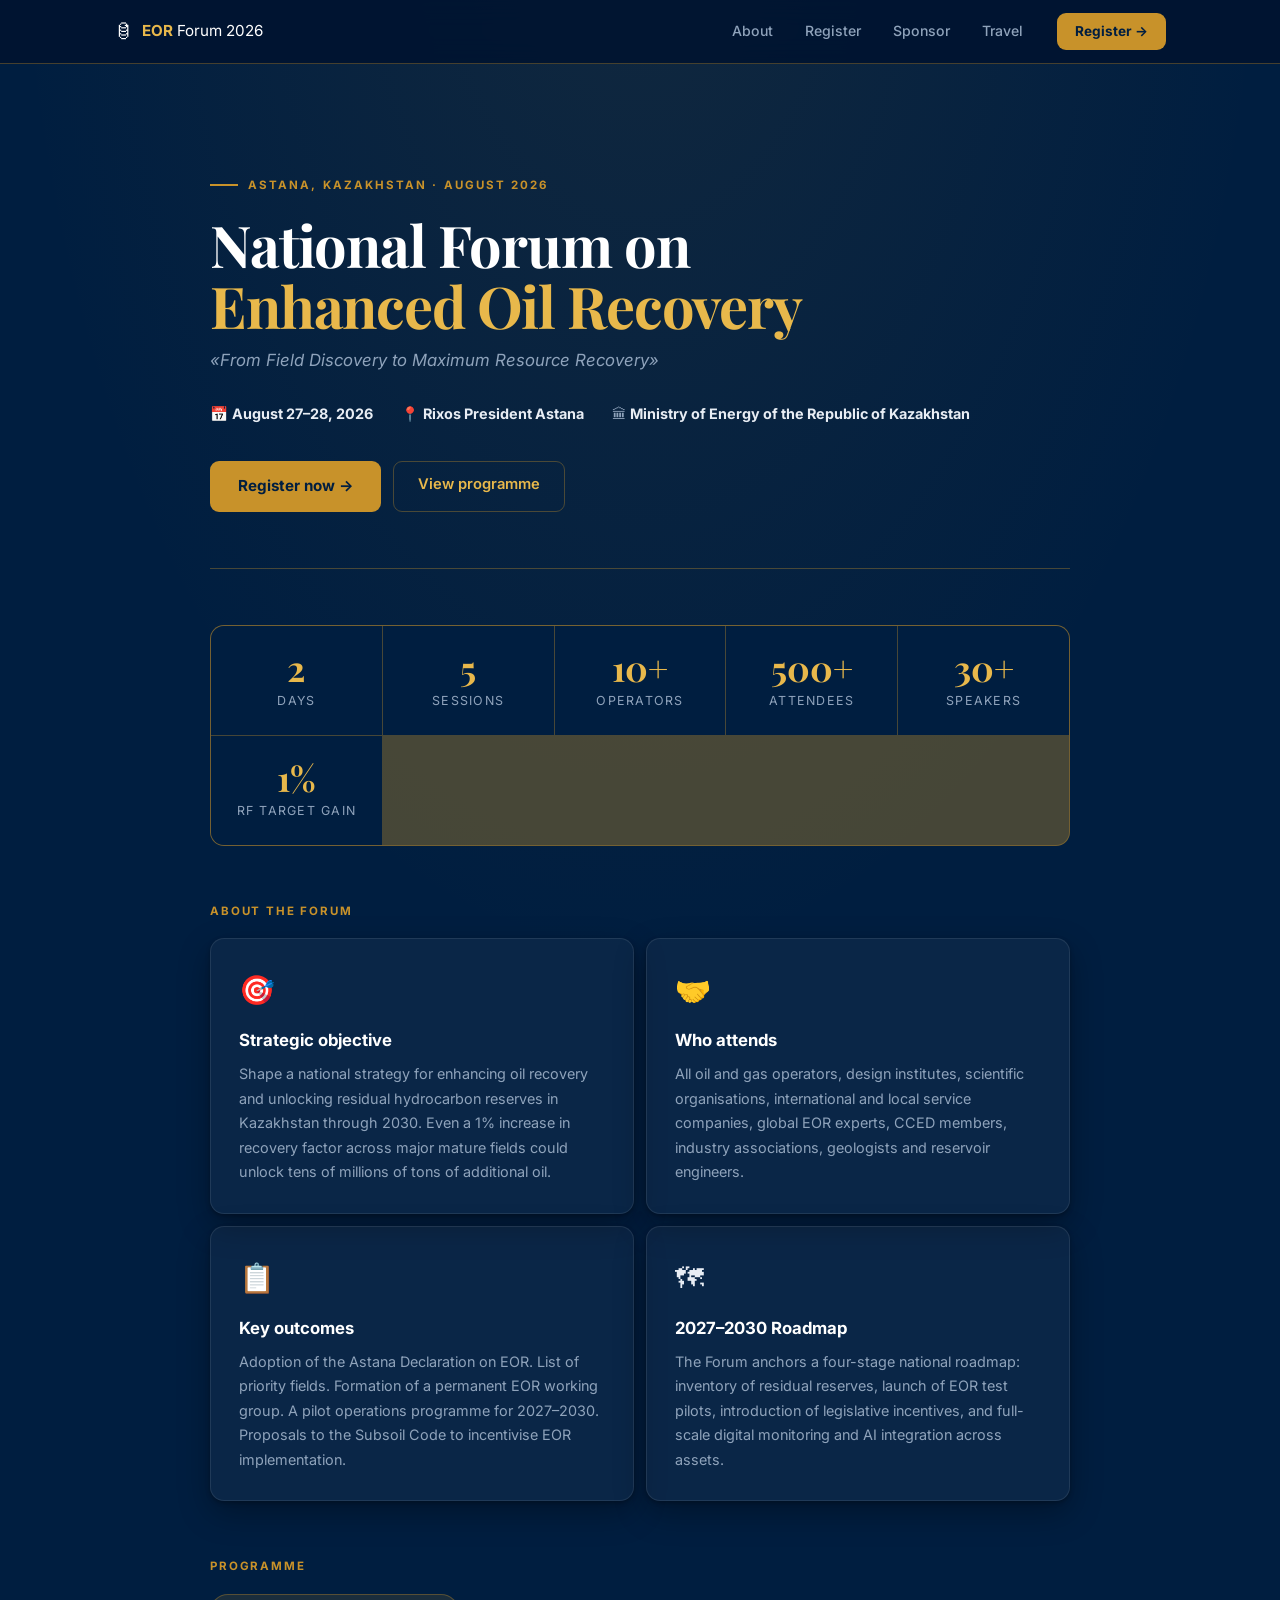
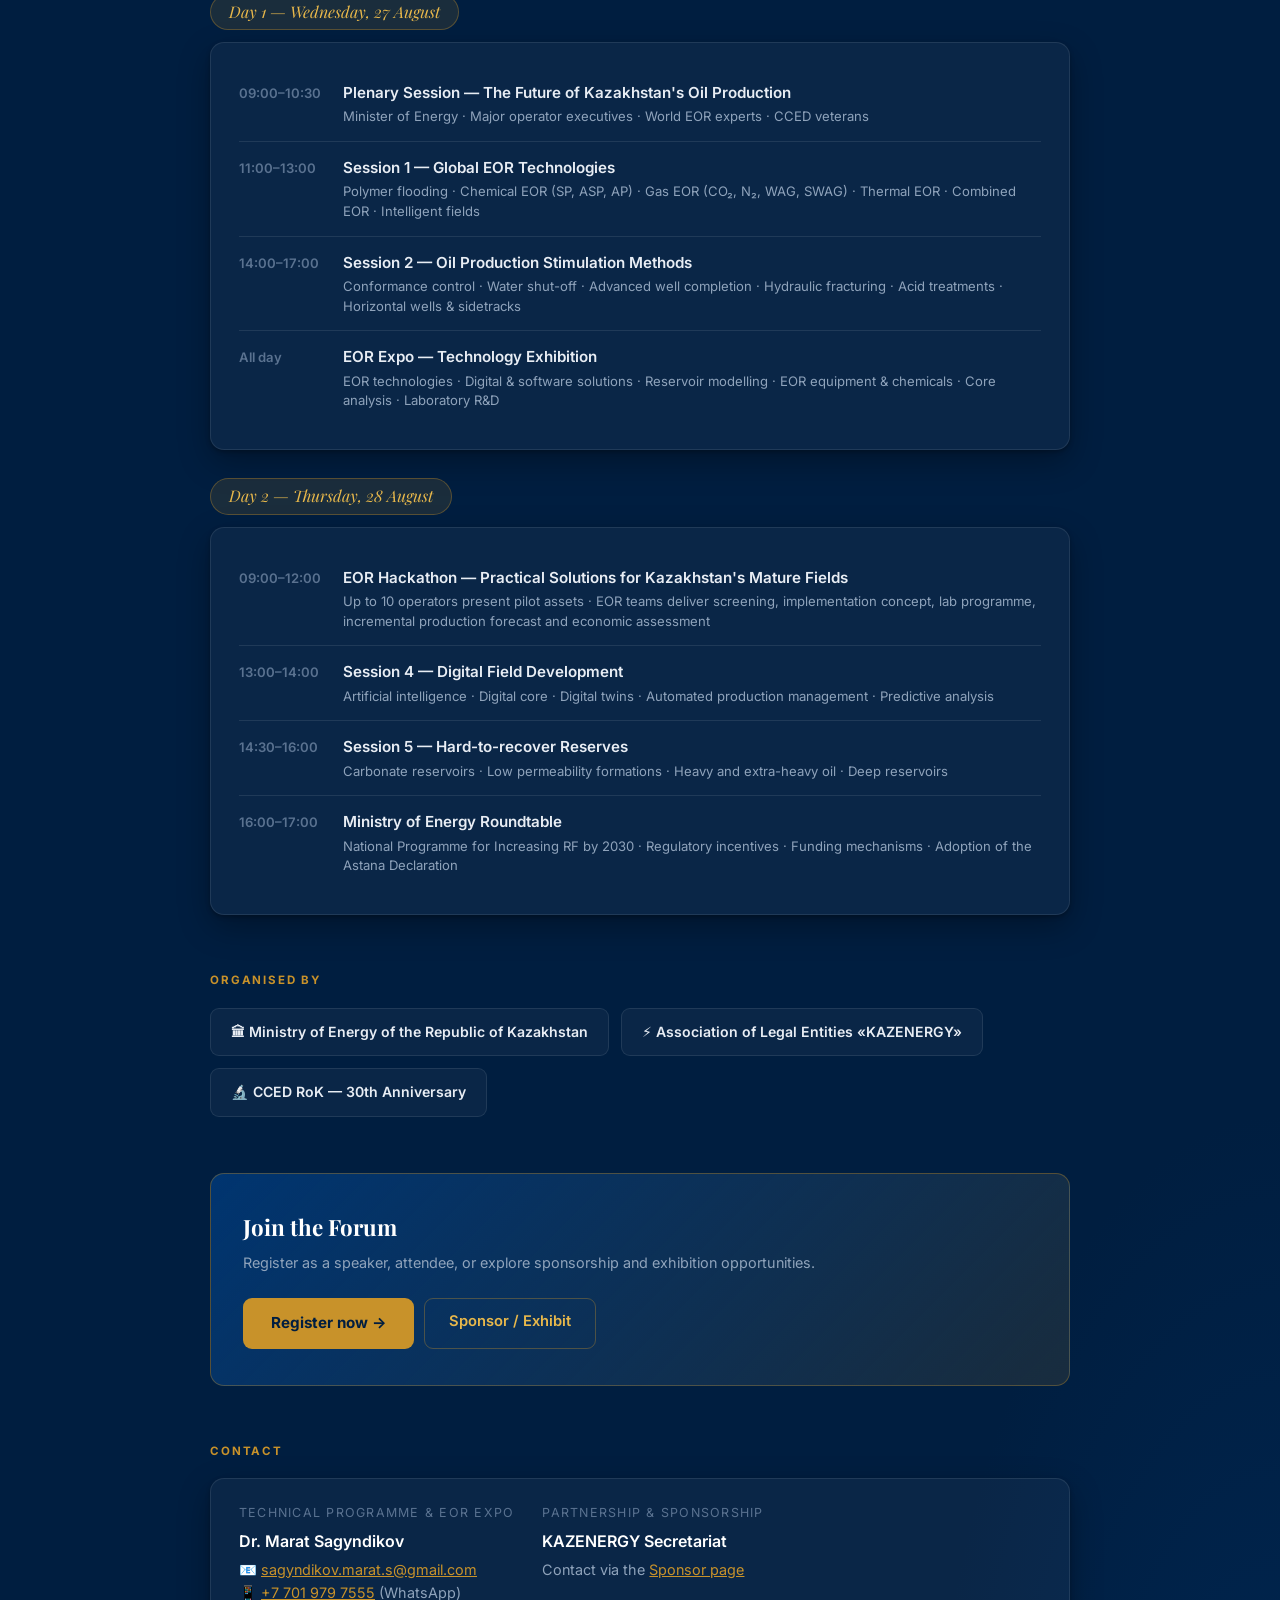
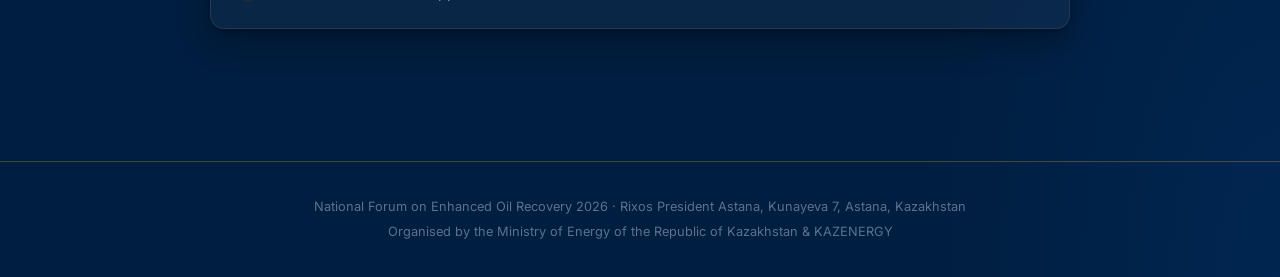
<file: index.html>
<!DOCTYPE html>
<html lang="en">
<head>
<meta charset="utf-8">
<meta name="viewport" content="width=device-width, initial-scale=1">
<title>National EOR Forum 2026 — Astana, Kazakhstan</title>
<meta name="description" content="The National Forum on Enhanced Oil Recovery 2026. August 27–28, Rixos President Astana, Kazakhstan. From Field Discovery to Maximum Resource Recovery.">
<link rel="preconnect" href="https://fonts.googleapis.com">
<link rel="preconnect" href="https://fonts.gstatic.com" crossorigin>
<link href="https://fonts.googleapis.com/css2?family=Playfair+Display:wght@600;700&family=Inter:wght@400;500;600;700&display=swap" rel="stylesheet">
<link rel="stylesheet" href="shared.css">
<style>
/* ── HOME-SPECIFIC ──────────────────────────────────────────── */
body {
  background-image:
    radial-gradient(ellipse 90% 60% at 50% -5%, rgba(200,146,42,.09) 0%, transparent 55%),
    radial-gradient(ellipse 50% 40% at 100% 100%, rgba(0,53,112,.35) 0%, transparent 55%);
}

/* Hero */
.hero {
  padding: 64px 0 56px;
  border-bottom: 1px solid var(--gold-rule);
  margin-bottom: 56px;
}
.hero-kicker {
  display: flex; align-items: center; gap: 10px;
  font-size: .72rem; font-weight: 700;
  letter-spacing: .18em; text-transform: uppercase;
  color: var(--gold); margin-bottom: 20px;
}
.hero-kicker::before {
  content: ""; display: block;
  width: 28px; height: 2px; background: var(--gold);
}
.hero h1 {
  font-family: "Playfair Display", serif;
  font-size: clamp(2rem, 6vw, 3.6rem);
  font-weight: 700; line-height: 1.05;
  color: var(--white); letter-spacing: -.02em;
  margin-bottom: 12px;
}
.hero h1 em { color: var(--gold-light); font-style: normal; }
.hero-tagline {
  font-size: 1.05rem; color: var(--text-muted);
  font-style: italic; margin-bottom: 28px;
}
.hero-meta {
  display: flex; flex-wrap: wrap; gap: 8px 28px;
  font-size: .9rem; color: var(--text-muted);
  margin-bottom: 36px;
}
.hero-meta strong { color: var(--text); }
.hero-ctas { display: flex; flex-wrap: wrap; gap: 12px; }

/* Stats row */
.stats {
  display: grid;
  grid-template-columns: repeat(auto-fit, minmax(150px, 1fr));
  gap: 1px;
  background: var(--gold-rule);
  border: 1px solid var(--gold-rule);
  border-radius: var(--r);
  overflow: hidden;
  margin-bottom: 56px;
}
.stat {
  background: var(--navy);
  padding: 24px 20px;
  text-align: center;
}
.stat-num {
  font-family: "Playfair Display", serif;
  font-size: 2.2rem; font-weight: 700;
  color: var(--gold-light); line-height: 1;
  margin-bottom: 6px;
}
.stat-label {
  font-size: .78rem; color: var(--text-muted);
  text-transform: uppercase; letter-spacing: .1em;
}

/* About */
.about-grid {
  display: grid;
  grid-template-columns: 1fr 1fr;
  gap: 12px;
  margin-bottom: 56px;
}
.about-card {
  background: var(--card-bg);
  border: 1px solid var(--card-border);
  border-radius: var(--r);
  padding: 28px;
  box-shadow: var(--shadow);
}
.about-card-icon { font-size: 1.8rem; margin-bottom: 14px; }
.about-card-title {
  font-weight: 700; font-size: 1.05rem;
  color: var(--white); margin-bottom: 8px;
}
.about-card-body { font-size: .9rem; color: var(--text-muted); line-height: 1.7; }

/* Programme */
.programme { margin-bottom: 56px; }
.day-block { margin-bottom: 28px; }
.day-badge {
  display: inline-block;
  font-family: "Playfair Display", serif;
  font-style: italic; font-size: 1rem;
  color: var(--gold-light);
  background: var(--gold-soft);
  border: 1px solid var(--gold-rule);
  border-radius: 999px;
  padding: 4px 18px 5px;
  margin-bottom: 12px;
}
.session-row {
  display: flex; gap: 14px; align-items: flex-start;
  padding: 14px 0;
  border-bottom: 1px solid var(--card-border);
}
.session-row:last-child { border-bottom: 0; }
.session-time {
  font-size: .82rem; font-weight: 600;
  color: var(--text-dim); white-space: nowrap;
  min-width: 90px; padding-top: 2px;
}
.session-name {
  font-weight: 600; font-size: .95rem;
  color: var(--text); margin-bottom: 2px;
}
.session-topics {
  font-size: .82rem; color: var(--text-muted); line-height: 1.5;
}

/* Organisers */
.org-row {
  display: flex; flex-wrap: wrap; gap: 12px;
  margin-bottom: 56px;
}
.org-pill {
  background: var(--card-bg);
  border: 1px solid var(--card-border);
  border-radius: var(--r-sm);
  padding: 12px 20px;
  font-size: .88rem; font-weight: 600; color: var(--text);
}

/* CTA banner */
.cta-banner {
  background: linear-gradient(135deg, var(--navy-light) 0%, rgba(200,146,42,.12) 100%);
  border: 1px solid var(--gold-rule);
  border-radius: var(--r);
  padding: 36px 32px;
  display: flex; align-items: center;
  justify-content: space-between; gap: 24px;
  flex-wrap: wrap;
  margin-bottom: 56px;
}
.cta-banner-text h3 {
  font-family: "Playfair Display", serif;
  font-size: 1.4rem; color: var(--white);
  margin-bottom: 6px;
}
.cta-banner-text p { font-size: .9rem; color: var(--text-muted); }
.cta-banner-btns { display: flex; gap: 10px; flex-wrap: wrap; }

@media (max-width: 680px) {
  .about-grid { grid-template-columns: 1fr; }
  .stats { grid-template-columns: 1fr 1fr; }
  .cta-banner { flex-direction: column; }
}
</style>
</head>
<body>
<script src="nav.js"></script>

<div class="wrap">

  <!-- HERO -->
  <section class="hero">
    <div class="hero-kicker">Astana, Kazakhstan · August 2026</div>
    <h1>National Forum on<br><em>Enhanced Oil Recovery</em></h1>
    <p class="hero-tagline">«From Field Discovery to Maximum Resource Recovery»</p>
    <div class="hero-meta">
      <span>📅 <strong>August 27–28, 2026</strong></span>
      <span>📍 <strong>Rixos President Astana</strong></span>
      <span>🏛 <strong>Ministry of Energy of the Republic of Kazakhstan</strong></span>
    </div>
    <div class="hero-ctas">
      <a href="/eor-forum-2026/register" class="btn-gold">Register now →</a>
      <a href="#programme" class="btn-ghost">View programme</a>
    </div>
  </section>

  <!-- STATS -->
  <div class="stats">
    <div class="stat"><div class="stat-num">2</div><div class="stat-label">Days</div></div>
    <div class="stat"><div class="stat-num">5</div><div class="stat-label">Sessions</div></div>
    <div class="stat"><div class="stat-num">10+</div><div class="stat-label">Operators</div></div>
    <div class="stat"><div class="stat-num">500+</div><div class="stat-label">Attendees</div></div>
    <div class="stat"><div class="stat-num">30+</div><div class="stat-label">Speakers</div></div>
    <div class="stat"><div class="stat-num">1%</div><div class="stat-label">RF target gain</div></div>
  </div>

  <!-- ABOUT -->
  <section class="section">
    <div class="section-label">About the Forum</div>
    <div class="about-grid">
      <div class="about-card">
        <div class="about-card-icon">🎯</div>
        <div class="about-card-title">Strategic objective</div>
        <div class="about-card-body">Shape a national strategy for enhancing oil recovery and unlocking residual hydrocarbon reserves in Kazakhstan through 2030. Even a 1% increase in recovery factor across major mature fields could unlock tens of millions of tons of additional oil.</div>
      </div>
      <div class="about-card">
        <div class="about-card-icon">🤝</div>
        <div class="about-card-title">Who attends</div>
        <div class="about-card-body">All oil and gas operators, design institutes, scientific organisations, international and local service companies, global EOR experts, CCED members, industry associations, geologists and reservoir engineers.</div>
      </div>
      <div class="about-card">
        <div class="about-card-icon">📋</div>
        <div class="about-card-title">Key outcomes</div>
        <div class="about-card-body">Adoption of the Astana Declaration on EOR. List of priority fields. Formation of a permanent EOR working group. A pilot operations programme for 2027–2030. Proposals to the Subsoil Code to incentivise EOR implementation.</div>
      </div>
      <div class="about-card">
        <div class="about-card-icon">🗺</div>
        <div class="about-card-title">2027–2030 Roadmap</div>
        <div class="about-card-body">The Forum anchors a four-stage national roadmap: inventory of residual reserves, launch of EOR test pilots, introduction of legislative incentives, and full-scale digital monitoring and AI integration across assets.</div>
      </div>
    </div>
  </section>

  <!-- PROGRAMME -->
  <section class="section programme" id="programme">
    <div class="section-label">Programme</div>

    <div class="day-block">
      <div class="day-badge">Day 1 — Wednesday, 27 August</div>
      <div class="card">
        <div class="session-row">
          <div class="session-time">09:00–10:30</div>
          <div>
            <div class="session-name">Plenary Session — The Future of Kazakhstan's Oil Production</div>
            <div class="session-topics">Minister of Energy · Major operator executives · World EOR experts · CCED veterans</div>
          </div>
        </div>
        <div class="session-row">
          <div class="session-time">11:00–13:00</div>
          <div>
            <div class="session-name">Session 1 — Global EOR Technologies</div>
            <div class="session-topics">Polymer flooding · Chemical EOR (SP, ASP, AP) · Gas EOR (CO₂, N₂, WAG, SWAG) · Thermal EOR · Combined EOR · Intelligent fields</div>
          </div>
        </div>
        <div class="session-row">
          <div class="session-time">14:00–17:00</div>
          <div>
            <div class="session-name">Session 2 — Oil Production Stimulation Methods</div>
            <div class="session-topics">Conformance control · Water shut-off · Advanced well completion · Hydraulic fracturing · Acid treatments · Horizontal wells & sidetracks</div>
          </div>
        </div>
        <div class="session-row">
          <div class="session-time">All day</div>
          <div>
            <div class="session-name">EOR Expo — Technology Exhibition</div>
            <div class="session-topics">EOR technologies · Digital & software solutions · Reservoir modelling · EOR equipment & chemicals · Core analysis · Laboratory R&D</div>
          </div>
        </div>
      </div>
    </div>

    <div class="day-block">
      <div class="day-badge">Day 2 — Thursday, 28 August</div>
      <div class="card">
        <div class="session-row">
          <div class="session-time">09:00–12:00</div>
          <div>
            <div class="session-name">EOR Hackathon — Practical Solutions for Kazakhstan's Mature Fields</div>
            <div class="session-topics">Up to 10 operators present pilot assets · EOR teams deliver screening, implementation concept, lab programme, incremental production forecast and economic assessment</div>
          </div>
        </div>
        <div class="session-row">
          <div class="session-time">13:00–14:00</div>
          <div>
            <div class="session-name">Session 4 — Digital Field Development</div>
            <div class="session-topics">Artificial intelligence · Digital core · Digital twins · Automated production management · Predictive analysis</div>
          </div>
        </div>
        <div class="session-row">
          <div class="session-time">14:30–16:00</div>
          <div>
            <div class="session-name">Session 5 — Hard-to-recover Reserves</div>
            <div class="session-topics">Carbonate reservoirs · Low permeability formations · Heavy and extra-heavy oil · Deep reservoirs</div>
          </div>
        </div>
        <div class="session-row">
          <div class="session-time">16:00–17:00</div>
          <div>
            <div class="session-name">Ministry of Energy Roundtable</div>
            <div class="session-topics">National Programme for Increasing RF by 2030 · Regulatory incentives · Funding mechanisms · Adoption of the Astana Declaration</div>
          </div>
        </div>
      </div>
    </div>
  </section>

  <!-- ORGANISERS -->
  <section class="section">
    <div class="section-label">Organised by</div>
    <div class="org-row">
      <div class="org-pill">🏛 Ministry of Energy of the Republic of Kazakhstan</div>
      <div class="org-pill">⚡ Association of Legal Entities «KAZENERGY»</div>
      <div class="org-pill">🔬 CCED RoK — 30th Anniversary</div>
    </div>
  </section>

  <!-- CTA BANNER -->
  <div class="cta-banner">
    <div class="cta-banner-text">
      <h3>Join the Forum</h3>
      <p>Register as a speaker, attendee, or explore sponsorship and exhibition opportunities.</p>
    </div>
    <div class="cta-banner-btns">
      <a href="/eor-forum-2026/register" class="btn-gold">Register now →</a>
      <a href="/eor-forum-2026/sponsor" class="btn-ghost">Sponsor / Exhibit</a>
    </div>
  </div>

  <!-- CONTACT -->
  <section class="section">
    <div class="section-label">Contact</div>
    <div class="card">
      <div style="display:flex;flex-wrap:wrap;gap:28px">
        <div>
          <div style="font-size:.78rem;color:var(--text-dim);text-transform:uppercase;letter-spacing:.1em;margin-bottom:6px">Technical Programme & EOR Expo</div>
          <div style="font-weight:600;color:var(--white);margin-bottom:3px">Dr. Marat Sagyndikov</div>
          <div style="font-size:.9rem;color:var(--text-muted)">
            📧 <a href="mailto:sagyndikov.marat.s@gmail.com" style="color:var(--gold)">sagyndikov.marat.s@gmail.com</a><br>
            📱 <a href="https://wa.me/77019797555" style="color:var(--gold)">+7 701 979 7555</a> (WhatsApp)
          </div>
        </div>
        <div>
          <div style="font-size:.78rem;color:var(--text-dim);text-transform:uppercase;letter-spacing:.1em;margin-bottom:6px">Partnership & Sponsorship</div>
          <div style="font-weight:600;color:var(--white);margin-bottom:3px">KAZENERGY Secretariat</div>
          <div style="font-size:.9rem;color:var(--text-muted)">Contact via the <a href="/eor-forum-2026/sponsor" style="color:var(--gold)">Sponsor page</a></div>
        </div>
      </div>
    </div>
  </section>

</div>

<footer class="site-footer">
  National Forum on Enhanced Oil Recovery 2026 · Rixos President Astana, Kunayeva 7, Astana, Kazakhstan<br>
  Organised by the Ministry of Energy of the Republic of Kazakhstan & KAZENERGY
</footer>

</body>
</html>
</file>
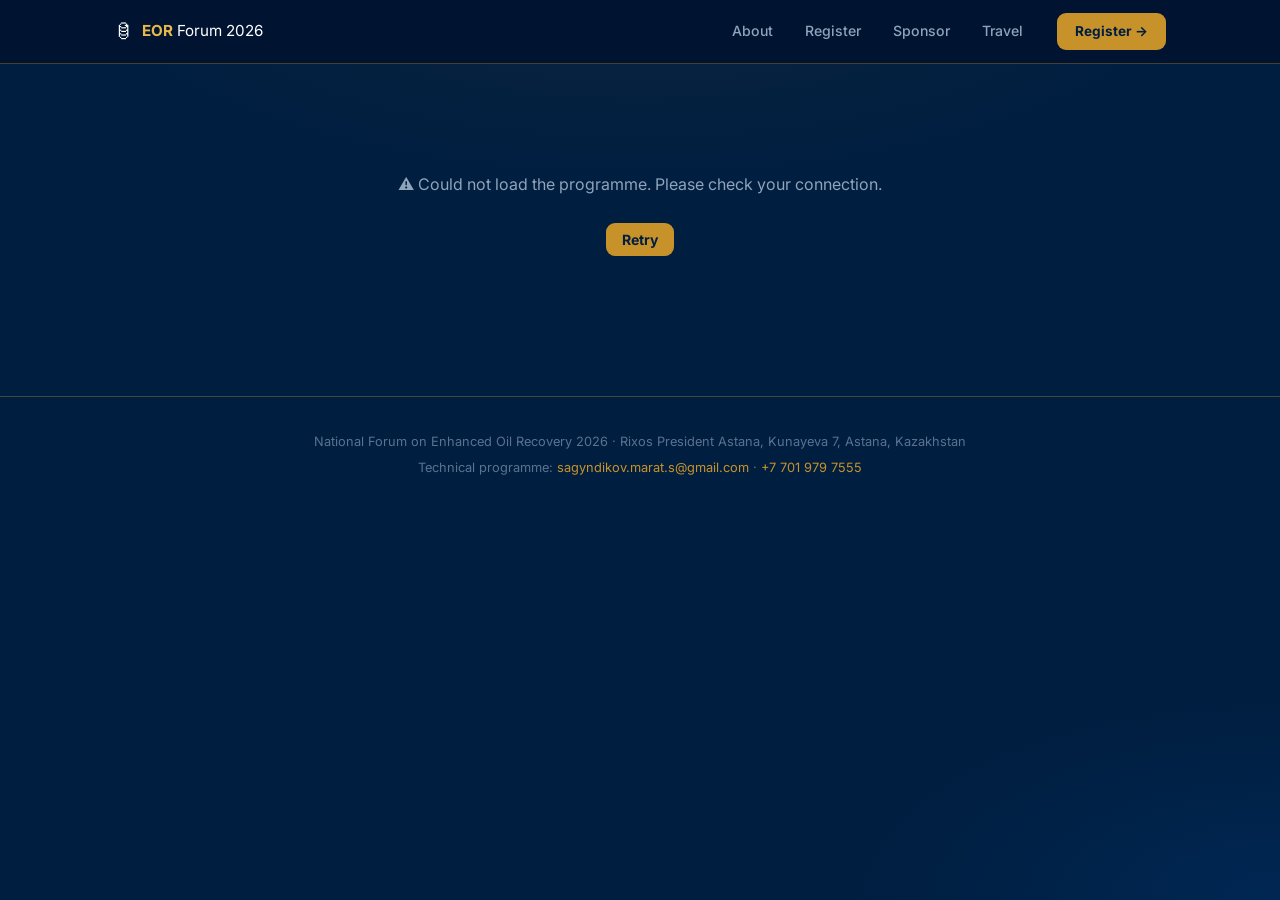
<file: register/index.html>
<!DOCTYPE html>
<html lang="en">
<head>
<meta charset="utf-8">
<meta name="viewport" content="width=device-width, initial-scale=1">
<title>Register — National EOR Forum 2026</title>
<meta name="description" content="Register as a speaker or attendee for the National Forum on Enhanced Oil Recovery 2026, August 27–28, Rixos President Astana.">
<link rel="preconnect" href="https://fonts.googleapis.com">
<link rel="preconnect" href="https://fonts.gstatic.com" crossorigin>
<link href="https://fonts.googleapis.com/css2?family=Playfair+Display:wght@600;700&family=Inter:wght@400;500;600;700&display=swap" rel="stylesheet">
<link rel="stylesheet" href="../shared.css">
<style>
body {
  background-image:
    radial-gradient(ellipse 80% 50% at 50% -10%, rgba(200,146,42,.08) 0%, transparent 60%),
    radial-gradient(ellipse 60% 40% at 100% 100%, rgba(0,53,112,.4) 0%, transparent 55%);
}
.mode-tabs {
  display: flex; gap: 8px;
  background: rgba(255,255,255,.04);
  border: 1px solid var(--card-border);
  border-radius: 12px; padding: 5px;
  margin-bottom: 32px;
}
.mode-tab {
  flex: 1; border: 0; cursor: pointer;
  font-family: inherit; font-weight: 600; font-size: .9rem;
  padding: 11px 18px; border-radius: 9px;
  transition: .2s background, .2s color, .2s box-shadow;
  color: var(--text-muted); background: transparent;
}
.mode-tab.active {
  background: var(--gold); color: var(--navy);
  box-shadow: 0 2px 12px rgba(200,146,42,.35);
}
.mode-tab:not(.active):hover { background: rgba(255,255,255,.07); color: var(--text); }
.day { margin-bottom: 32px; }
.day-header { display: flex; align-items: center; gap: 14px; margin-bottom: 14px; }
.day-badge-sm {
  font-family: "Playfair Display", serif;
  font-size: 1rem; font-weight: 600;
  color: var(--gold-light);
  background: var(--gold-soft);
  border: 1px solid var(--gold-rule);
  border-radius: 999px; padding: 4px 16px 5px;
  white-space: nowrap;
}
.day-rule { flex: 1; height: 1px; background: var(--card-border); }
.session {
  background: var(--card-bg);
  border: 1px solid var(--card-border);
  border-radius: var(--r);
  margin-bottom: 12px;
  box-shadow: var(--shadow);
  overflow: hidden;
  opacity: 0; transform: translateY(10px);
  animation: rise .45s ease forwards;
}
@keyframes rise { to { opacity:1; transform:none; } }
.session-head {
  padding: 16px 20px 13px;
  border-bottom: 1px solid var(--card-border);
  background: linear-gradient(180deg, rgba(255,255,255,.04) 0%, transparent 100%);
}
.session-name { font-weight: 700; font-size: 1.05rem; color: var(--white); margin-bottom: 3px; }
.session-meta { font-size: .84rem; color: var(--text-muted); display: flex; flex-wrap: wrap; gap: 4px 14px; }
.session-notes { font-size: .82rem; color: var(--text-dim); font-style: italic; margin-top: 5px; }
.slot { padding: 13px 20px; border-bottom: 1px solid var(--card-border); }
.slot:last-child { border-bottom: 0; }
.slot-row { display: flex; align-items: center; justify-content: space-between; gap: 12px; flex-wrap: wrap; }
.slot-left { display: flex; align-items: center; gap: 14px; }
.slot-time { font-weight: 600; font-size: .92rem; font-variant-numeric: tabular-nums; color: var(--text); white-space: nowrap; }
.slot-title { font-size: .88rem; color: var(--text-muted); }
.slot-right { display: flex; align-items: center; gap: 10px; flex-shrink: 0; }
.pill { font-size: .75rem; font-weight: 700; padding: 4px 11px; border-radius: 999px; white-space: nowrap; }
.pill.open { background: rgba(74,222,128,.12); color: var(--success); }
.pill.few  { background: rgba(200,146,42,.15); color: var(--gold-light); }
.pill.full { background: rgba(255,255,255,.06); color: var(--text-dim); }
.reg-btn {
  border: 0; cursor: pointer;
  font-family: inherit; font-weight: 700; font-size: .88rem;
  padding: 8px 16px; border-radius: var(--r-sm);
  background: var(--gold); color: var(--navy);
  transition: .18s background, .18s transform; white-space: nowrap;
}
.reg-btn:hover { background: var(--gold-light); }
.reg-btn:active { transform: scale(.97); }
.reg-btn[disabled] { background: rgba(255,255,255,.07); color: var(--text-dim); cursor: default; }
.registered-list { font-size: .8rem; color: var(--text-dim); font-style: italic; margin-top: 6px; }
.reg-form { display: none; flex-direction: column; gap: 10px; margin-top: 14px; padding-top: 14px; border-top: 1px solid var(--card-border); }
.reg-form.open { display: flex; }
.cancel-wrap { max-width: 500px; margin: 80px auto; text-align: center; padding: 0 20px; }
.cancel-wrap h2 { font-family: "Playfair Display", serif; font-size: 1.7rem; color: var(--white); margin-bottom: 16px; }
.cancel-card { background: var(--card-bg); border: 1px solid var(--card-border); border-radius: var(--r); padding: 24px; box-shadow: var(--shadow); }
.cancel-back { display: inline-block; margin-top: 22px; color: var(--gold); text-decoration: none; font-weight: 600; font-size: .9rem; }
.info-banner { background: var(--gold-soft); border: 1px solid var(--gold-rule); border-radius: var(--r-sm); padding: 12px 16px; font-size: .86rem; color: var(--text-muted); margin-bottom: 24px; line-height: 1.5; }
.info-banner strong { color: var(--gold-light); }
</style>
</head>
<body>
<script src="../nav.js"></script>

<div class="wrap" id="app">
  <div class="state"><div class="spinner"></div>Loading programme…</div>
</div>

<footer class="site-footer">
  National Forum on Enhanced Oil Recovery 2026 · Rixos President Astana, Kunayeva 7, Astana, Kazakhstan<br>
  Technical programme: <a href="mailto:sagyndikov.marat.s@gmail.com">sagyndikov.marat.s@gmail.com</a> ·
  <a href="https://wa.me/77019797555">+7 701 979 7555</a>
</footer>

<script>
// ================================================================
var API = "https://script.google.com/macros/s/AKfycbwDuuymjyF2Dws9OQO7xIzBnscwFkP9dU_8hwdH0IUB9vnYb47wnREQsheuFPWnYjfJ/exec";
// ================================================================
var app = document.getElementById("app");
var currentMode = "speaker";

function jsonp(url, cb) {
  var fn = "_cb" + Date.now() + Math.floor(Math.random() * 9999);
  var s  = document.createElement("script");
  var timer = setTimeout(function() { cleanup(); cb(null); }, 40000);
  window[fn] = function(data) { cleanup(); cb(data); };
  s.onerror  = function()     { cleanup(); cb(null); };
  function cleanup() { clearTimeout(timer); delete window[fn]; if (s.parentNode) s.parentNode.removeChild(s); }
  s.src = url + (url.indexOf("?") >= 0 ? "&" : "?") + "callback=" + fn;
  document.head.appendChild(s);
}

var params = new URLSearchParams(window.location.search);
var cancelToken = params.get("cancel");
if (cancelToken) { showCancel(cancelToken); } else { loadSlots(); }

function loadSlots(attempt) {
  attempt = attempt || 1;
  app.innerHTML = attempt === 1
    ? '<div class="state"><div class="spinner"></div>Loading programme…</div>'
    : '<div class="state"><div class="spinner"></div>Server warming up, one moment…</div>';
  jsonp(API + "?action=getData", function(data) {
    if (!data) {
      if (attempt < 3) { loadSlots(attempt + 1); return; }
      app.innerHTML = '<div class="state">⚠️ Could not load the programme. Please check your connection.<br><br><button class="reg-btn" style="margin:0 auto" onclick="loadSlots(1)">Retry</button></div>';
      return;
    }
    render(data);
  });
}

function render(data) {
  var slots = data.slots || [];
  var html = buildHero() + buildTabs();
  html += '<div id="mode-speaker">' + buildModeContent(slots, "speaker") + '</div>';
  html += '<div id="mode-attendee" style="display:none">' + buildModeContent(slots, "attendee") + '</div>';
  app.innerHTML = html;
}

function buildHero() {
  return '<section class="page-hero">' +
    '<div class="page-eyebrow">Registration</div>' +
    '<h1 class="page-title">Register for the <span>Forum</span></h1>' +
    '<p class="page-subtitle">Submit a speaker proposal or secure your place as an attendee at Kazakhstan\'s national EOR forum, August 27–28, 2026.</p>' +
    '</section>';
}

function buildTabs() {
  return '<div class="mode-tabs">' +
    '<button class="mode-tab active" id="tab-speaker"  onclick="switchMode(\'speaker\')">🎤 Speaker Registration</button>' +
    '<button class="mode-tab"        id="tab-attendee" onclick="switchMode(\'attendee\')">🪑 Attendee Registration</button>' +
    '</div>';
}

function switchMode(mode) {
  currentMode = mode;
  document.getElementById("mode-speaker").style.display  = mode === "speaker"  ? "" : "none";
  document.getElementById("mode-attendee").style.display = mode === "attendee" ? "" : "none";
  document.getElementById("tab-speaker").classList.toggle("active",  mode === "speaker");
  document.getElementById("tab-attendee").classList.toggle("active", mode === "attendee");
}

function buildModeContent(slots, mode) {
  var filtered = slots.filter(function(s) { return s.mode === mode || s.mode === "both"; });
  var banner = mode === "speaker"
    ? '<div class="info-banner"><strong>Speakers:</strong> Select a session and time slot, then provide your presentation details. You will receive a confirmation email with a calendar invite.</div>'
    : '<div class="info-banner"><strong>Attendees:</strong> Select the day(s) you plan to attend. Attendance is subject to confirmation by the organising committee.</div>';
  if (!filtered.length) return banner + '<div class="state" style="padding:40px 0">No slots available yet. Check back soon.</div>';
  var days = {}, dayOrder = [];
  filtered.forEach(function(s) {
    if (!days[s.dateISO]) { days[s.dateISO] = { label: s.dateLabel, sessions: {}, sessionOrder: [] }; dayOrder.push(s.dateISO); }
    var d = days[s.dateISO];
    if (!d.sessions[s.session]) { d.sessions[s.session] = { location: s.location, notes: s.notes, items: [] }; d.sessionOrder.push(s.session); }
    d.sessions[s.session].items.push(s);
  });
  var html = banner, delay = 0;
  dayOrder.forEach(function(iso) {
    var d = days[iso];
    html += '<div class="day"><div class="day-header"><div class="day-badge-sm">' + esc(d.label) + '</div><div class="day-rule"></div></div>';
    d.sessionOrder.forEach(function(sname) {
      var sess = d.sessions[sname];
      var totalOpen = sess.items.reduce(function(acc, s) { return acc + s.remaining; }, 0);
      html += '<div class="session" style="animation-delay:' + delay + 'ms"><div class="session-head">';
      delay += 60;
      html += '<div class="session-name">' + esc(sname) + '</div>';
      html += '<div class="session-meta">';
      if (sess.location) html += '<span>📍 ' + esc(sess.location) + '</span>';
      html += '<span>' + totalOpen + ' slot' + (totalOpen !== 1 ? 's' : '') + ' available</span></div>';
      if (sess.notes) html += '<div class="session-notes">' + esc(sess.notes) + '</div>';
      html += '</div>';
      sess.items.forEach(function(s) { html += buildSlot(s, mode); });
      html += '</div>';
    });
    html += '</div>';
  });
  return html;
}

function buildSlot(s, mode) {
  var full = s.remaining <= 0;
  var few  = s.remaining <= 2 && !full;
  var pcls = full ? "full" : (few ? "few" : "open");
  var ptxt = full ? "Full" : (s.remaining + " available");
  var uid  = mode + "-" + s.id;
  var regList = (s.registered && s.registered.length)
    ? '<div class="registered-list">Registered: ' + s.registered.map(esc).join(", ") + '</div>' : "";
  var formHtml = full ? "" : buildForm(uid, s, mode);
  return '<div class="slot" id="slot-' + uid + '">' +
    '<div class="slot-row">' +
    '<div class="slot-left"><span class="slot-time">' + esc(s.timeStart) + ' – ' + esc(s.timeEnd) + '</span>' +
    (s.slotLabel ? '<span class="slot-title">' + esc(s.slotLabel) + '</span>' : '') + '</div>' +
    '<div class="slot-right"><span class="pill ' + pcls + '">' + ptxt + '</span>' +
    (full ? '<button class="reg-btn" disabled>Full</button>' : '<button class="reg-btn" onclick="openForm(\'' + uid + '\')">Register</button>') +
    '</div></div>' + regList + formHtml + '</div>';
}

function buildForm(uid, s, mode) {
  var speakerExtras = mode === "speaker" ? (
    '<div class="form-group"><div class="form-label">Presentation title *</div>' +
    '<input id="title-' + uid + '" placeholder="e.g. Polymer flooding results at Tengiz Field"></div>' +
    '<div class="form-row">' +
    '<div class="form-group"><div class="form-label">Topic / Session *</div>' +
    '<select id="topic-' + uid + '"><option value="">— Select —</option>' +
    '<option>Polymer flooding</option><option>Chemical EOR (SP/ASP/AP)</option>' +
    '<option>Gas EOR (CO₂, N₂, WAG)</option><option>Thermal EOR</option>' +
    '<option>Combined EOR</option><option>Conformance control</option>' +
    '<option>Hydraulic fracturing</option><option>Digital / AI field development</option>' +
    '<option>Hard-to-recover reserves</option><option>EOR Hackathon</option><option>Other</option>' +
    '</select></div>' +
    '<input type="hidden" id="duration-' + uid + '" value="">' +
    '</div>' +
    '<div class="form-group"><div class="form-label">Abstract (min. 50 words) *</div>' +
    '<textarea id="abstract-' + uid + '" placeholder="Summarise your presentation…"></textarea></div>'
  ) : "";

  return '<div class="reg-form" id="form-' + uid + '">' +
    '<div class="form-row">' +
    '<div class="form-group"><div class="form-label">First & Last name *</div><input id="name-' + uid + '" placeholder="Dr. Ivan Petrov" autocomplete="name"></div>' +
    '<div class="form-group"><div class="form-label">Job title</div><input id="jobtitle-' + uid + '" placeholder="Senior Reservoir Engineer"></div>' +
    '</div><div class="form-row">' +
    '<div class="form-group"><div class="form-label">Company *</div><input id="company-' + uid + '" placeholder="KazMunayGas" autocomplete="organization"></div>' +
    '<div class="form-group"><div class="form-label">Country</div><input id="country-' + uid + '" placeholder="Kazakhstan" autocomplete="country-name"></div>' +
    '</div><div class="form-row">' +
    '<div class="form-group"><div class="form-label">Email *</div><input id="email-' + uid + '" type="email" placeholder="name@company.com" autocomplete="email"></div>' +
    '<div class="form-group"><div class="form-label">Phone / WhatsApp</div><input id="phone-' + uid + '" placeholder="+7 700 000 0000" autocomplete="tel"></div>' +
    '</div>' + speakerExtras +
    '<div class="form-error" id="err-' + uid + '"></div>' +
    '<div class="form-row" style="margin-top:4px">' +
    '<button class="btn-ghost" style="flex:0 0 auto" onclick="closeForm(\'' + uid + '\')">Cancel</button>' +
    '<button class="btn-gold" style="flex:1" id="go-' + uid + '" onclick="submitForm(\'' + uid + '\',\'' + mode + '\')">Confirm Registration</button>' +
    '</div></div>';
}

function openForm(uid) {
  document.querySelectorAll(".reg-form.open").forEach(function(el) { if (el.id !== "form-" + uid) el.classList.remove("open"); });
  document.getElementById("form-" + uid).classList.add("open");
  document.getElementById("name-" + uid).focus();
}
function closeForm(uid) { document.getElementById("form-" + uid).classList.remove("open"); }

function submitForm(uid, mode) {
  var name     = val("name-"     + uid);
  var jobtitle = val("jobtitle-" + uid);
  var company  = val("company-"  + uid);
  var country  = val("country-"  + uid);
  var email    = val("email-"    + uid);
  var phone    = val("phone-"    + uid);
  var title    = mode === "speaker" ? val("title-"    + uid) : "";
  var topic    = mode === "speaker" ? val("topic-"    + uid) : "";
  var duration = mode === "speaker" ? val("duration-" + uid) : "";
  var abstract = mode === "speaker" ? val("abstract-" + uid) : "";
  var goBtn    = document.getElementById("go-" + uid);
  document.getElementById("err-" + uid).style.display = "none";
  if (!name.trim())    { showErr(uid, "Please enter your full name."); return; }
  if (!company.trim()) { showErr(uid, "Please enter your company or organisation."); return; }
  if (!email.trim() || email.indexOf("@") < 0) { showErr(uid, "Please enter a valid email address."); return; }
  if (mode === "speaker") {
    if (!title.trim())           { showErr(uid, "Please enter a presentation title."); return; }
    if (!topic)                  { showErr(uid, "Please select a topic / session."); return; }
    if (abstract.trim().length < 50) { showErr(uid, "Abstract must be at least 50 characters."); return; }
  }
  goBtn.disabled = true; goBtn.textContent = "Sending…";
  var slotId = uid.replace(/^(speaker|attendee)-/, "");
  var url = API + "?action=register" +
    "&slotId="   + enc(slotId)   + "&mode="     + enc(mode)     +
    "&name="     + enc(name)     + "&jobtitle="  + enc(jobtitle) +
    "&company="  + enc(company)  + "&country="   + enc(country)  +
    "&email="    + enc(email)    + "&phone="     + enc(phone)    +
    "&title="    + enc(title)    + "&topic="     + enc(topic)    +
    "&duration=" + enc(duration) + "&abstract="  + enc(abstract);
  jsonp(url, function(res) {
    if (!res) { goBtn.disabled = false; goBtn.textContent = "Confirm Registration"; showErr(uid, "Network error — please try again."); return; }
    if (res.ok) {
      document.getElementById("slot-" + uid).innerHTML = '<div class="form-success">✅ ' + esc(res.message) + '</div>';
    } else {
      goBtn.disabled = false; goBtn.textContent = "Confirm Registration"; showErr(uid, res.message);
    }
  });
}

function showErr(uid, msg) { var el = document.getElementById("err-" + uid); el.textContent = msg; el.style.display = "block"; }

function showCancel(token) {
  app.innerHTML = '<div class="cancel-wrap"><h2>Cancellation</h2><div class="cancel-card"><div class="spinner" style="width:22px;height:22px;border-width:2px;margin-bottom:10px"></div>Processing…</div></div>';
  jsonp(API + "?action=cancel&t=" + enc(token), function(res) {
    if (!res) { app.innerHTML = '<div class="cancel-wrap"><div class="cancel-card">Network error. Please try again.</div></div>'; return; }
    app.innerHTML = '<div class="cancel-wrap"><h2>' + (res.ok ? '✅ Registration cancelled' : 'Notice') + '</h2>' +
      '<div class="cancel-card">' + esc(res.message) + '</div>' +
      '<a class="cancel-back" href="/eor-forum-2026/register">← Back to registration</a></div>';
  });
}

function val(id) { var el = document.getElementById(id); return el ? el.value.trim() : ""; }
function enc(s) { return encodeURIComponent(s == null ? "" : s); }
function esc(s) { return String(s == null ? "" : s).replace(/&/g,"&amp;").replace(/</g,"&lt;").replace(/>/g,"&gt;"); }
</script>
</body>
</html>
</file>
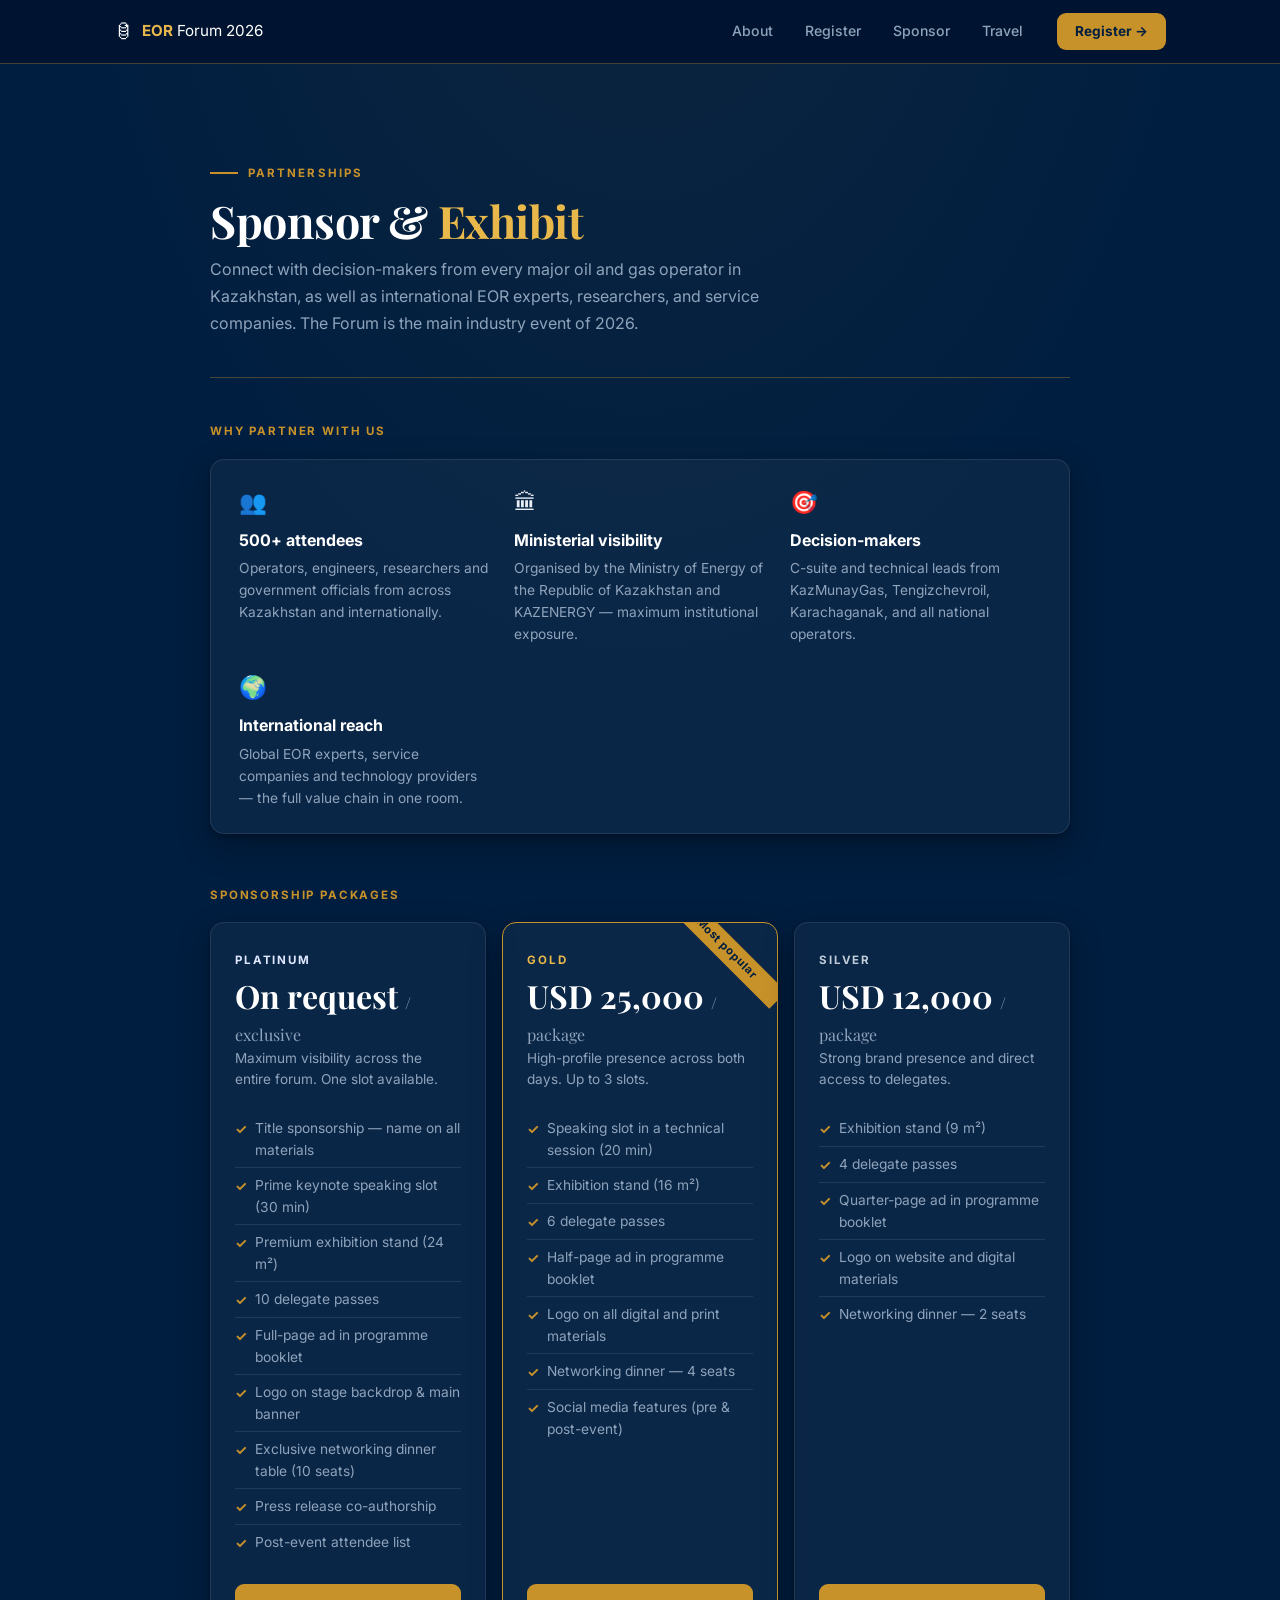
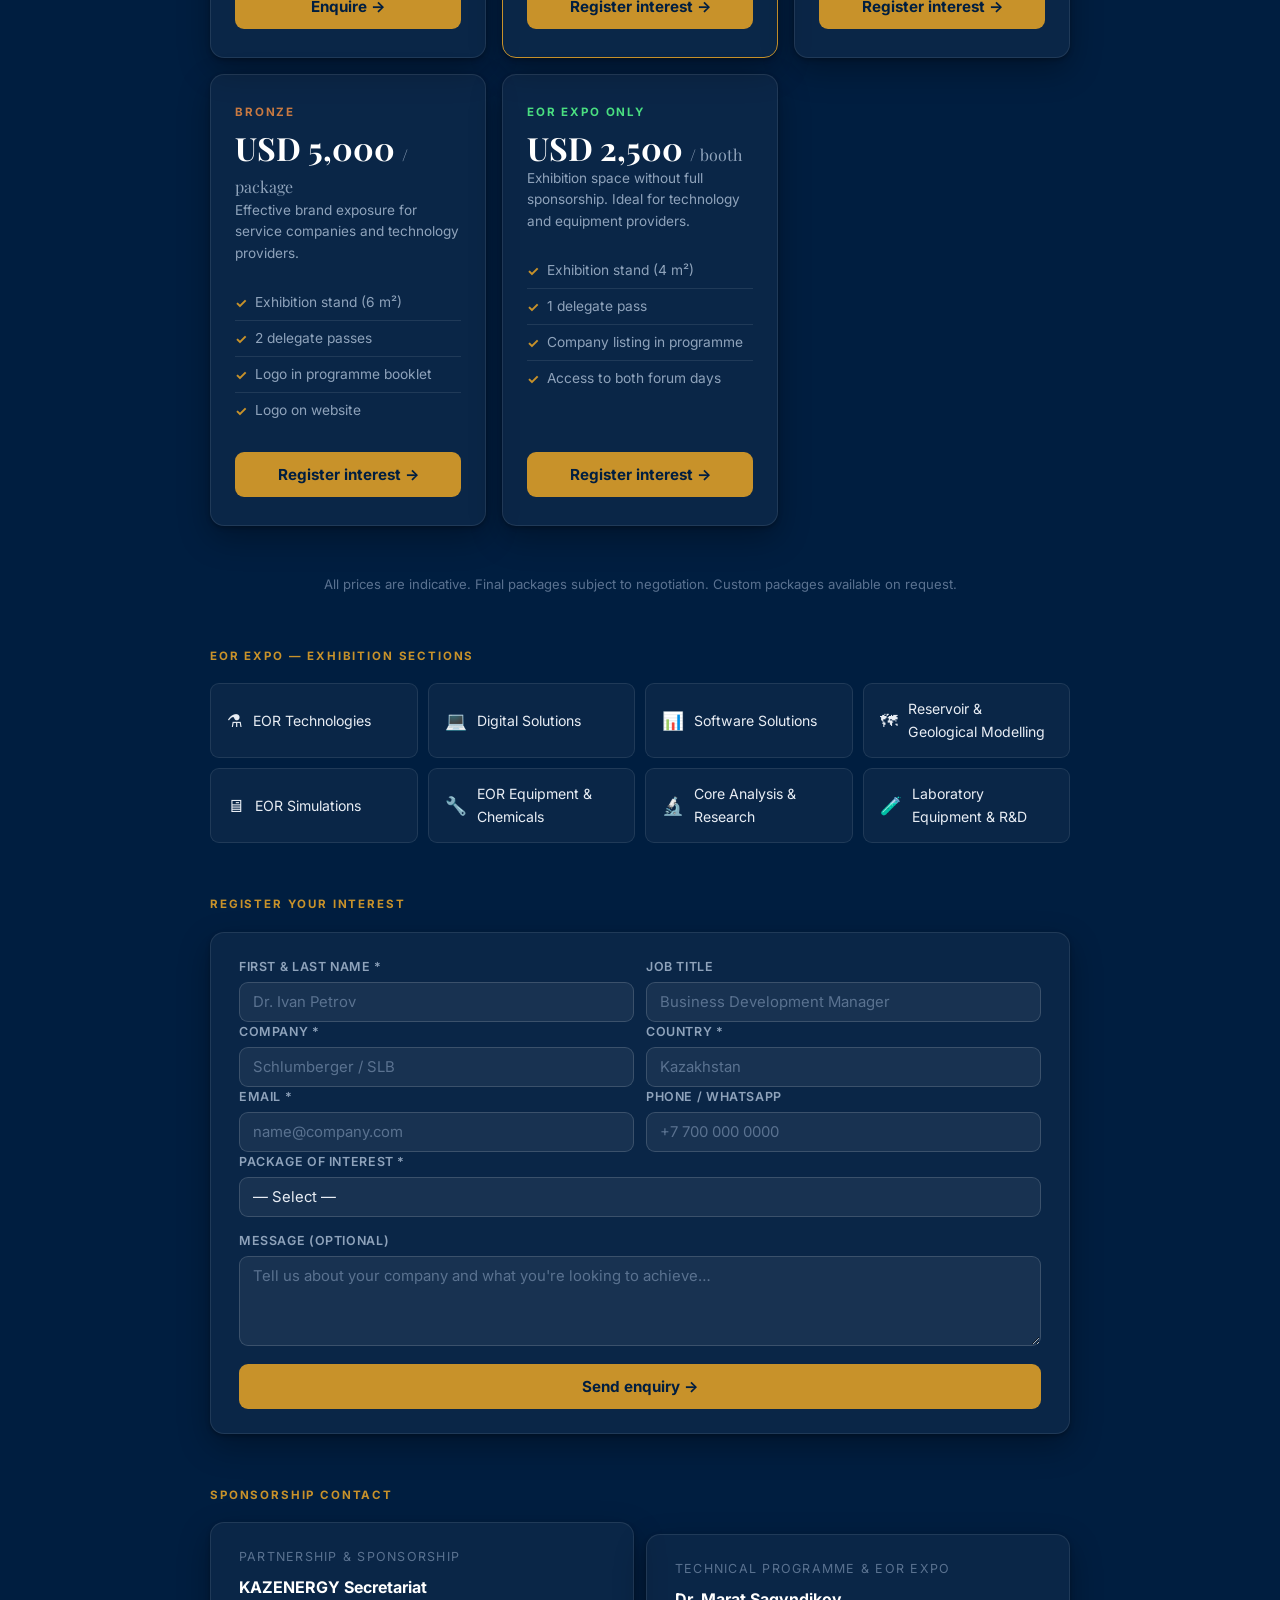
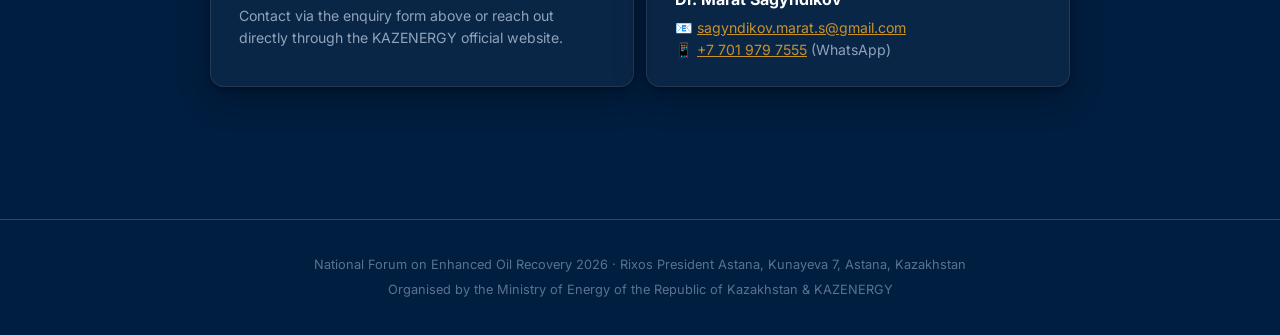
<file: sponsor/index.html>
<!DOCTYPE html>
<html lang="en">
<head>
<meta charset="utf-8">
<meta name="viewport" content="width=device-width, initial-scale=1">
<title>Sponsor & Exhibit — National EOR Forum 2026</title>
<meta name="description" content="Sponsorship and exhibition opportunities at the National EOR Forum 2026, Astana, Kazakhstan.">
<link rel="preconnect" href="https://fonts.googleapis.com">
<link rel="preconnect" href="https://fonts.gstatic.com" crossorigin>
<link href="https://fonts.googleapis.com/css2?family=Playfair+Display:wght@600;700&family=Inter:wght@400;500;600;700&display=swap" rel="stylesheet">
<link rel="stylesheet" href="../shared.css">
<style>
body {
  background-image:
    radial-gradient(ellipse 80% 50% at 50% -10%, rgba(200,146,42,.08) 0%, transparent 60%);
}
.packages { display: grid; grid-template-columns: repeat(auto-fit, minmax(260px, 1fr)); gap: 16px; margin-bottom: 48px; }
.pkg {
  background: var(--card-bg); border: 1px solid var(--card-border);
  border-radius: var(--r); padding: 28px 24px;
  box-shadow: var(--shadow); position: relative; overflow: hidden;
  display: flex; flex-direction: column;
}
.pkg.featured { border-color: var(--gold); }
.pkg.featured::before {
  content: "Most popular";
  position: absolute; top: 14px; right: -22px;
  background: var(--gold); color: var(--navy);
  font-size: .7rem; font-weight: 700;
  padding: 3px 32px; transform: rotate(45deg);
  letter-spacing: .06em;
}
.pkg-tier {
  font-size: .72rem; font-weight: 700; letter-spacing: .16em;
  text-transform: uppercase; margin-bottom: 10px;
}
.pkg-tier.platinum { color: #e0e8ff; }
.pkg-tier.gold     { color: var(--gold-light); }
.pkg-tier.silver   { color: #c0cdd8; }
.pkg-tier.bronze   { color: #c87941; }
.pkg-tier.expo     { color: var(--success); }
.pkg-price {
  font-family: "Playfair Display", serif;
  font-size: 2rem; font-weight: 700; color: var(--white);
  margin-bottom: 4px; line-height: 1;
}
.pkg-price span { font-size: 1rem; font-weight: 400; color: var(--text-muted); }
.pkg-desc { font-size: .85rem; color: var(--text-muted); margin-bottom: 20px; line-height: 1.6; }
.pkg-features { list-style: none; flex: 1; margin-bottom: 24px; }
.pkg-features li {
  font-size: .86rem; color: var(--text-muted);
  padding: 6px 0; border-bottom: 1px solid var(--card-border);
  display: flex; align-items: flex-start; gap: 8px;
}
.pkg-features li:last-child { border-bottom: 0; }
.pkg-features li::before { content: "✓"; color: var(--gold); font-weight: 700; flex-shrink: 0; margin-top: 1px; }
.pkg-cta { margin-top: auto; }

.expo-sections { display: grid; grid-template-columns: repeat(auto-fit, minmax(200px, 1fr)); gap: 10px; margin-bottom: 48px; }
.expo-tag {
  background: var(--card-bg); border: 1px solid var(--card-border);
  border-radius: var(--r-sm); padding: 14px 16px;
  font-size: .88rem; color: var(--text);
  display: flex; align-items: center; gap: 10px;
}
.expo-tag-icon { font-size: 1.1rem; }

.contact-grid { display: grid; grid-template-columns: 1fr 1fr; gap: 12px; }
@media (max-width: 580px) {
  .contact-grid { grid-template-columns: 1fr; }
  .pkg.featured::before { display: none; }
}
</style>
</head>
<body>
<script src="../nav.js"></script>

<div class="wrap">

  <section class="page-hero">
    <div class="page-eyebrow">Partnerships</div>
    <h1 class="page-title">Sponsor &amp; <span>Exhibit</span></h1>
    <p class="page-subtitle">Connect with decision-makers from every major oil and gas operator in Kazakhstan, as well as international EOR experts, researchers, and service companies. The Forum is the main industry event of 2026.</p>
  </section>

  <!-- WHY SPONSOR -->
  <section class="section">
    <div class="section-label">Why partner with us</div>
    <div class="card" style="display:grid;grid-template-columns:repeat(auto-fit,minmax(200px,1fr));gap:24px">
      <div>
        <div style="font-size:1.4rem;margin-bottom:8px">👥</div>
        <div style="font-weight:700;color:var(--white);margin-bottom:4px">500+ attendees</div>
        <div style="font-size:.86rem;color:var(--text-muted)">Operators, engineers, researchers and government officials from across Kazakhstan and internationally.</div>
      </div>
      <div>
        <div style="font-size:1.4rem;margin-bottom:8px">🏛</div>
        <div style="font-weight:700;color:var(--white);margin-bottom:4px">Ministerial visibility</div>
        <div style="font-size:.86rem;color:var(--text-muted)">Organised by the Ministry of Energy of the Republic of Kazakhstan and KAZENERGY — maximum institutional exposure.</div>
      </div>
      <div>
        <div style="font-size:1.4rem;margin-bottom:8px">🎯</div>
        <div style="font-weight:700;color:var(--white);margin-bottom:4px">Decision-makers</div>
        <div style="font-size:.86rem;color:var(--text-muted)">C-suite and technical leads from KazMunayGas, Tengizchevroil, Karachaganak, and all national operators.</div>
      </div>
      <div>
        <div style="font-size:1.4rem;margin-bottom:8px">🌍</div>
        <div style="font-weight:700;color:var(--white);margin-bottom:4px">International reach</div>
        <div style="font-size:.86rem;color:var(--text-muted)">Global EOR experts, service companies and technology providers — the full value chain in one room.</div>
      </div>
    </div>
  </section>

  <!-- PACKAGES -->
  <section class="section">
    <div class="section-label">Sponsorship packages</div>
    <div class="packages">

      <div class="pkg">
        <div class="pkg-tier platinum">Platinum</div>
        <div class="pkg-price">On request <span>/ exclusive</span></div>
        <div class="pkg-desc">Maximum visibility across the entire forum. One slot available.</div>
        <ul class="pkg-features">
          <li>Title sponsorship — name on all materials</li>
          <li>Prime keynote speaking slot (30 min)</li>
          <li>Premium exhibition stand (24 m²)</li>
          <li>10 delegate passes</li>
          <li>Full-page ad in programme booklet</li>
          <li>Logo on stage backdrop &amp; main banner</li>
          <li>Exclusive networking dinner table (10 seats)</li>
          <li>Press release co-authorship</li>
          <li>Post-event attendee list</li>
        </ul>
        <div class="pkg-cta"><button class="btn-gold" style="width:100%" onclick="openInquiry('Platinum')">Enquire →</button></div>
      </div>

      <div class="pkg featured">
        <div class="pkg-tier gold">Gold</div>
        <div class="pkg-price">USD 25,000 <span>/ package</span></div>
        <div class="pkg-desc">High-profile presence across both days. Up to 3 slots.</div>
        <ul class="pkg-features">
          <li>Speaking slot in a technical session (20 min)</li>
          <li>Exhibition stand (16 m²)</li>
          <li>6 delegate passes</li>
          <li>Half-page ad in programme booklet</li>
          <li>Logo on all digital and print materials</li>
          <li>Networking dinner — 4 seats</li>
          <li>Social media features (pre &amp; post-event)</li>
        </ul>
        <div class="pkg-cta"><button class="btn-gold" style="width:100%" onclick="openInquiry('Gold')">Register interest →</button></div>
      </div>

      <div class="pkg">
        <div class="pkg-tier silver">Silver</div>
        <div class="pkg-price">USD 12,000 <span>/ package</span></div>
        <div class="pkg-desc">Strong brand presence and direct access to delegates.</div>
        <ul class="pkg-features">
          <li>Exhibition stand (9 m²)</li>
          <li>4 delegate passes</li>
          <li>Quarter-page ad in programme booklet</li>
          <li>Logo on website and digital materials</li>
          <li>Networking dinner — 2 seats</li>
        </ul>
        <div class="pkg-cta"><button class="btn-gold" style="width:100%" onclick="openInquiry('Silver')">Register interest →</button></div>
      </div>

      <div class="pkg">
        <div class="pkg-tier bronze">Bronze</div>
        <div class="pkg-price">USD 5,000 <span>/ package</span></div>
        <div class="pkg-desc">Effective brand exposure for service companies and technology providers.</div>
        <ul class="pkg-features">
          <li>Exhibition stand (6 m²)</li>
          <li>2 delegate passes</li>
          <li>Logo in programme booklet</li>
          <li>Logo on website</li>
        </ul>
        <div class="pkg-cta"><button class="btn-gold" style="width:100%" onclick="openInquiry('Bronze')">Register interest →</button></div>
      </div>

      <div class="pkg">
        <div class="pkg-tier expo">EOR Expo Only</div>
        <div class="pkg-price">USD 2,500 <span>/ booth</span></div>
        <div class="pkg-desc">Exhibition space without full sponsorship. Ideal for technology and equipment providers.</div>
        <ul class="pkg-features">
          <li>Exhibition stand (4 m²)</li>
          <li>1 delegate pass</li>
          <li>Company listing in programme</li>
          <li>Access to both forum days</li>
        </ul>
        <div class="pkg-cta"><button class="btn-gold" style="width:100%" onclick="openInquiry('EOR Expo booth')">Register interest →</button></div>
      </div>

    </div>
    <p style="font-size:.82rem;color:var(--text-dim);text-align:center">All prices are indicative. Final packages subject to negotiation. Custom packages available on request.</p>
  </section>

  <!-- EOR EXPO SECTIONS -->
  <section class="section">
    <div class="section-label">EOR Expo — exhibition sections</div>
    <div class="expo-sections">
      <div class="expo-tag"><span class="expo-tag-icon">⚗️</span>EOR Technologies</div>
      <div class="expo-tag"><span class="expo-tag-icon">💻</span>Digital Solutions</div>
      <div class="expo-tag"><span class="expo-tag-icon">📊</span>Software Solutions</div>
      <div class="expo-tag"><span class="expo-tag-icon">🗺</span>Reservoir &amp; Geological Modelling</div>
      <div class="expo-tag"><span class="expo-tag-icon">🖥</span>EOR Simulations</div>
      <div class="expo-tag"><span class="expo-tag-icon">🔧</span>EOR Equipment &amp; Chemicals</div>
      <div class="expo-tag"><span class="expo-tag-icon">🔬</span>Core Analysis &amp; Research</div>
      <div class="expo-tag"><span class="expo-tag-icon">🧪</span>Laboratory Equipment &amp; R&amp;D</div>
    </div>
  </section>

  <!-- ENQUIRY FORM -->
  <section class="section" id="enquiry">
    <div class="section-label">Register your interest</div>
    <div class="card">
      <div id="sponsor-form">
        <div class="form-row">
          <div class="form-group"><div class="form-label">First &amp; Last name *</div><input id="sp-name" placeholder="Dr. Ivan Petrov" autocomplete="name"></div>
          <div class="form-group"><div class="form-label">Job title</div><input id="sp-title" placeholder="Business Development Manager"></div>
        </div>
        <div class="form-row">
          <div class="form-group"><div class="form-label">Company *</div><input id="sp-company" placeholder="Schlumberger / SLB" autocomplete="organization"></div>
          <div class="form-group"><div class="form-label">Country *</div><input id="sp-country" placeholder="Kazakhstan" autocomplete="country-name"></div>
        </div>
        <div class="form-row">
          <div class="form-group"><div class="form-label">Email *</div><input id="sp-email" type="email" placeholder="name@company.com" autocomplete="email"></div>
          <div class="form-group"><div class="form-label">Phone / WhatsApp</div><input id="sp-phone" placeholder="+7 700 000 0000" autocomplete="tel"></div>
        </div>
        <div class="form-group">
          <div class="form-label">Package of interest *</div>
          <select id="sp-package">
            <option value="">— Select —</option>
            <option>Platinum (exclusive)</option>
            <option>Gold — USD 25,000</option>
            <option>Silver — USD 12,000</option>
            <option>Bronze — USD 5,000</option>
            <option>EOR Expo booth — USD 2,500</option>
            <option>Custom / not sure yet</option>
          </select>
        </div>
        <div class="form-group">
          <div class="form-label">Message (optional)</div>
          <textarea id="sp-message" placeholder="Tell us about your company and what you're looking to achieve…"></textarea>
        </div>
        <div class="form-error" id="sp-err"></div>
        <button class="btn-gold" id="sp-go" onclick="submitSponsor()" style="width:100%;margin-top:4px">Send enquiry →</button>
      </div>
      <div id="sponsor-done" style="display:none"></div>
    </div>
  </section>

  <!-- CONTACT -->
  <section class="section">
    <div class="section-label">Sponsorship contact</div>
    <div class="contact-grid">
      <div class="card">
        <div style="font-size:.78rem;color:var(--text-dim);text-transform:uppercase;letter-spacing:.1em;margin-bottom:8px">Partnership &amp; Sponsorship</div>
        <div style="font-weight:700;color:var(--white);margin-bottom:4px">KAZENERGY Secretariat</div>
        <div style="font-size:.88rem;color:var(--text-muted)">Contact via the enquiry form above or reach out directly through the KAZENERGY official website.</div>
      </div>
      <div class="card">
        <div style="font-size:.78rem;color:var(--text-dim);text-transform:uppercase;letter-spacing:.1em;margin-bottom:8px">Technical Programme &amp; EOR Expo</div>
        <div style="font-weight:700;color:var(--white);margin-bottom:4px">Dr. Marat Sagyndikov</div>
        <div style="font-size:.88rem;color:var(--text-muted)">
          📧 <a href="mailto:sagyndikov.marat.s@gmail.com" style="color:var(--gold)">sagyndikov.marat.s@gmail.com</a><br>
          📱 <a href="https://wa.me/77019797555" style="color:var(--gold)">+7 701 979 7555</a> (WhatsApp)
        </div>
      </div>
    </div>
  </section>

</div>

<footer class="site-footer">
  National Forum on Enhanced Oil Recovery 2026 · Rixos President Astana, Kunayeva 7, Astana, Kazakhstan<br>
  Organised by the Ministry of Energy of the Republic of Kazakhstan &amp; KAZENERGY
</footer>

<script>
function openInquiry(pkg) {
  document.getElementById("sp-package").value = "";
  var opts = document.getElementById("sp-package").options;
  for (var i = 0; i < opts.length; i++) {
    if (opts[i].text.toLowerCase().indexOf(pkg.toLowerCase()) >= 0) {
      opts[i].selected = true; break;
    }
  }
  document.getElementById("enquiry").scrollIntoView({ behavior: "smooth" });
  document.getElementById("sp-name").focus();
}

function submitSponsor() {
  var name    = v("sp-name");
  var company = v("sp-company");
  var country = v("sp-country");
  var email   = v("sp-email");
  var phone   = v("sp-phone");
  var title   = v("sp-title");
  var pkg     = v("sp-package");
  var msg     = v("sp-message");
  var errEl   = document.getElementById("sp-err");
  var goBtn   = document.getElementById("sp-go");
  errEl.style.display = "none";
  if (!name)    { errEl.textContent = "Please enter your name."; errEl.style.display = "block"; return; }
  if (!company) { errEl.textContent = "Please enter your company."; errEl.style.display = "block"; return; }
  if (!country) { errEl.textContent = "Please enter your country."; errEl.style.display = "block"; return; }
  if (!email || email.indexOf("@") < 0) { errEl.textContent = "Please enter a valid email."; errEl.style.display = "block"; return; }
  if (!pkg)     { errEl.textContent = "Please select a package of interest."; errEl.style.display = "block"; return; }

  goBtn.disabled = true; goBtn.textContent = "Sending…";

  // Build mailto link as fallback — Apps Script URL can be wired in here too
  var subject = encodeURIComponent("[EOR Forum 2026] Sponsorship enquiry — " + pkg + " — " + company);
  var body = encodeURIComponent(
    "Name: " + name + "\nTitle: " + title + "\nCompany: " + company + "\nCountry: " + country +
    "\nEmail: " + email + "\nPhone: " + phone + "\nPackage: " + pkg + "\n\nMessage:\n" + msg
  );

  // Show success and open mailto
  document.getElementById("sponsor-done").innerHTML =
    '<div class="form-success" style="margin-top:0">✅ Thank you, ' + name.split(" ")[0] +
    '. Your enquiry has been prepared. If your email client does not open automatically, please email ' +
    '<a href="mailto:sagyndikov.marat.s@gmail.com" style="color:var(--success)">sagyndikov.marat.s@gmail.com</a> directly.</div>';
  document.getElementById("sponsor-done").style.display = "block";
  document.getElementById("sponsor-form").style.display = "none";

  window.location.href = "mailto:sagyndikov.marat.s@gmail.com?subject=" + subject + "&body=" + body;
}

function v(id) { var el = document.getElementById(id); return el ? el.value.trim() : ""; }
</script>
</body>
</html>
</file>
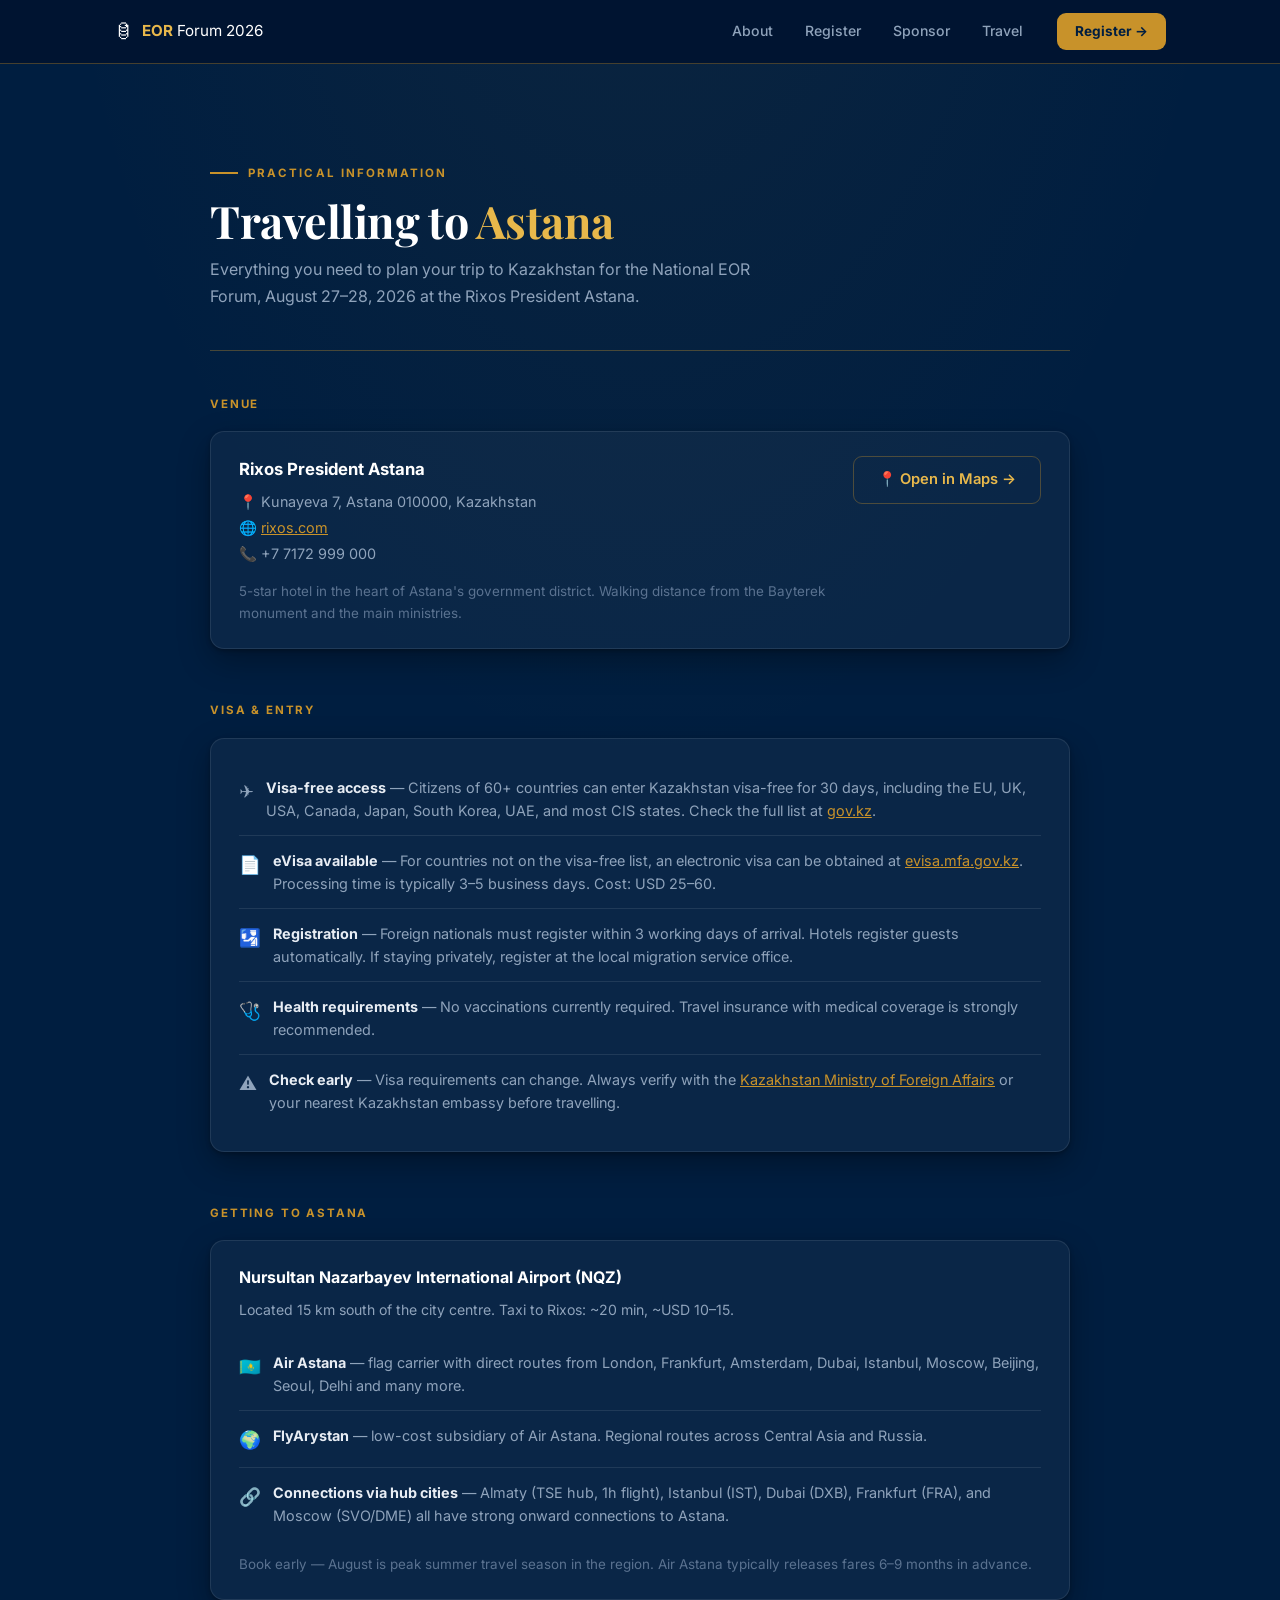
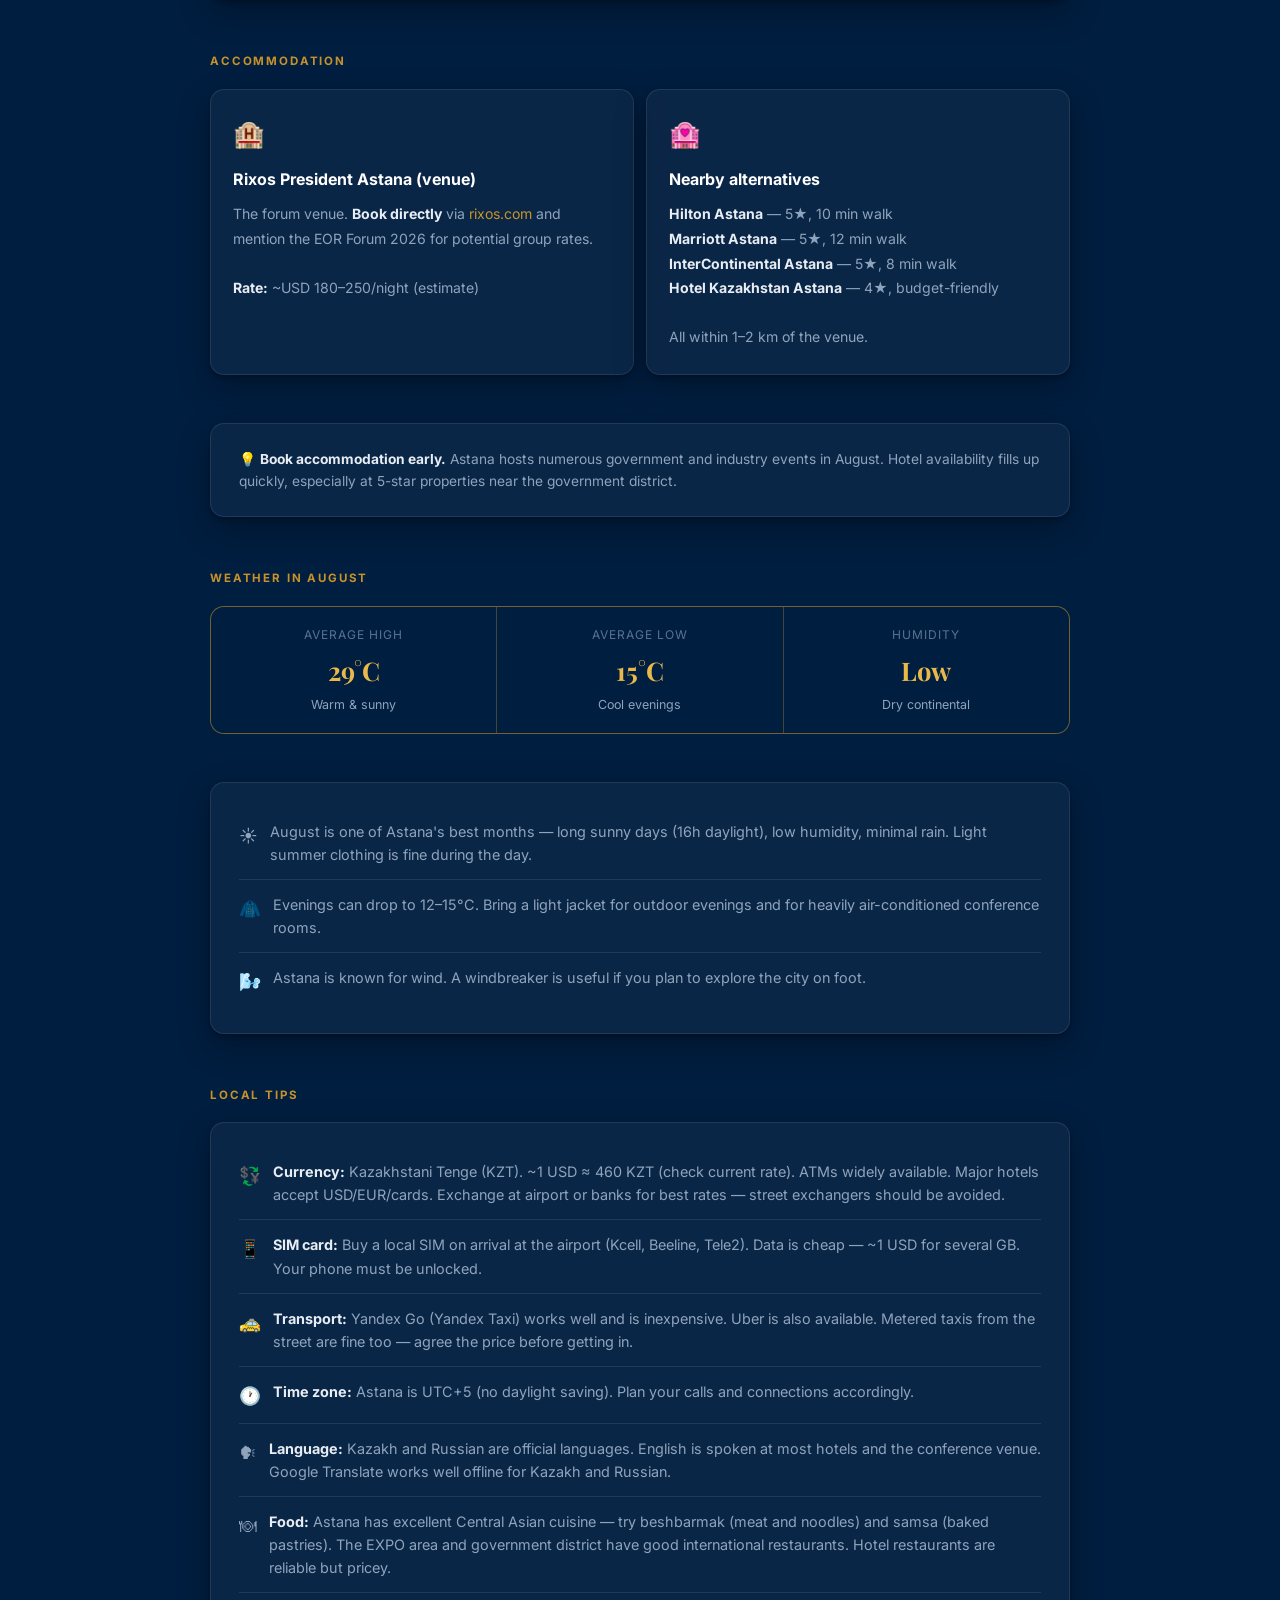
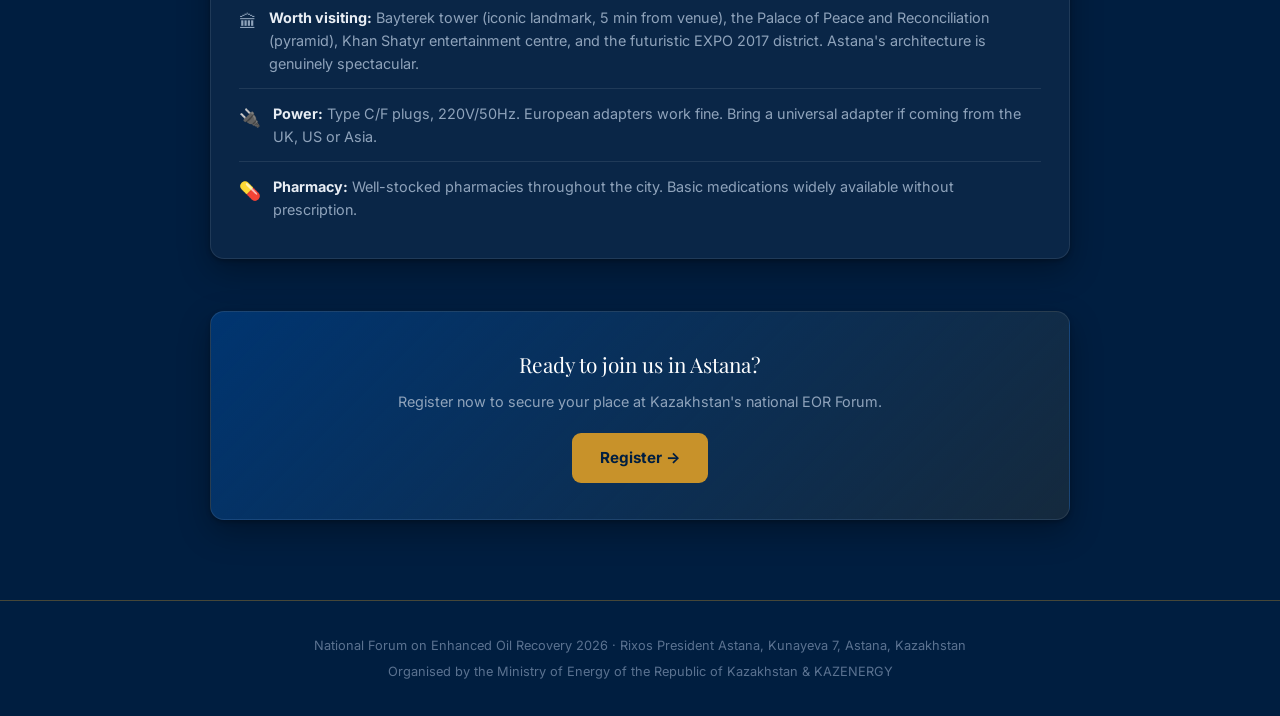
<file: travel/index.html>
<!DOCTYPE html>
<html lang="en">
<head>
<meta charset="utf-8">
<meta name="viewport" content="width=device-width, initial-scale=1">
<title>Travel to Astana — National EOR Forum 2026</title>
<meta name="description" content="Practical travel information for the National EOR Forum 2026 in Astana, Kazakhstan — visa, flights, hotel, weather and local tips.">
<link rel="preconnect" href="https://fonts.googleapis.com">
<link rel="preconnect" href="https://fonts.gstatic.com" crossorigin>
<link href="https://fonts.googleapis.com/css2?family=Playfair+Display:wght@600;700&family=Inter:wght@400;500;600;700&display=swap" rel="stylesheet">
<link rel="stylesheet" href="../shared.css">
<style>
body {
  background-image:
    radial-gradient(ellipse 80% 50% at 50% -10%, rgba(200,146,42,.07) 0%, transparent 60%);
}
.info-grid { display: grid; grid-template-columns: 1fr 1fr; gap: 12px; margin-bottom: 48px; }
.info-card {
  background: var(--card-bg); border: 1px solid var(--card-border);
  border-radius: var(--r); padding: 24px 22px; box-shadow: var(--shadow);
}
.info-card-icon { font-size: 1.6rem; margin-bottom: 12px; }
.info-card-title { font-weight: 700; font-size: 1rem; color: var(--white); margin-bottom: 10px; }
.info-card-body { font-size: .88rem; color: var(--text-muted); line-height: 1.75; }
.info-card-body strong { color: var(--text); }
.info-card-body a { color: var(--gold); text-decoration: none; }
.info-card-body a:hover { color: var(--gold-light); }

.tip-list { list-style: none; }
.tip-list li {
  display: flex; gap: 12px; align-items: flex-start;
  padding: 13px 0; border-bottom: 1px solid var(--card-border);
  font-size: .9rem; color: var(--text-muted); line-height: 1.6;
}
.tip-list li:last-child { border-bottom: 0; }
.tip-list li strong { color: var(--text); }
.tip-icon { font-size: 1.1rem; flex-shrink: 0; margin-top: 2px; }

.airline-row { display: flex; flex-wrap: wrap; gap: 10px; margin-top: 12px; }
.airline-tag {
  background: var(--card-bg); border: 1px solid var(--card-border);
  border-radius: var(--r-sm); padding: 8px 14px;
  font-size: .86rem; color: var(--text);
}

.weather-row {
  display: grid; grid-template-columns: repeat(3,1fr); gap: 1px;
  background: var(--gold-rule); border: 1px solid var(--gold-rule);
  border-radius: var(--r); overflow: hidden; margin-bottom: 48px;
}
.weather-cell {
  background: var(--navy); padding: 18px 14px; text-align: center;
}
.weather-month { font-size: .75rem; color: var(--text-dim); text-transform: uppercase; letter-spacing: .08em; margin-bottom: 6px; }
.weather-temp { font-family: "Playfair Display", serif; font-size: 1.6rem; font-weight: 700; color: var(--gold-light); }
.weather-desc { font-size: .78rem; color: var(--text-muted); margin-top: 4px; }

@media (max-width: 640px) {
  .info-grid { grid-template-columns: 1fr; }
  .weather-row { grid-template-columns: 1fr; }
}
</style>
</head>
<body>
<script src="../nav.js"></script>

<div class="wrap">

  <section class="page-hero">
    <div class="page-eyebrow">Practical Information</div>
    <h1 class="page-title">Travelling to <span>Astana</span></h1>
    <p class="page-subtitle">Everything you need to plan your trip to Kazakhstan for the National EOR Forum, August 27–28, 2026 at the Rixos President Astana.</p>
  </section>

  <!-- VENUE -->
  <section class="section">
    <div class="section-label">Venue</div>
    <div class="card" style="display:flex;flex-wrap:wrap;gap:24px;align-items:flex-start">
      <div style="flex:1;min-width:220px">
        <div style="font-weight:700;font-size:1.05rem;color:var(--white);margin-bottom:6px">Rixos President Astana</div>
        <div style="font-size:.9rem;color:var(--text-muted);line-height:1.8">
          📍 Kunayeva 7, Astana 010000, Kazakhstan<br>
          🌐 <a href="https://www.rixos.com/en/hotel/rixos-president-astana" target="_blank" style="color:var(--gold)">rixos.com</a><br>
          📞 +7 7172 999 000
        </div>
        <div style="margin-top:14px;font-size:.84rem;color:var(--text-dim)">5-star hotel in the heart of Astana's government district. Walking distance from the Bayterek monument and the main ministries.</div>
      </div>
      <a href="https://maps.google.com/?q=Rixos+President+Astana" target="_blank" class="btn-ghost" style="flex-shrink:0;align-self:flex-start">📍 Open in Maps →</a>
    </div>
  </section>

  <!-- VISA -->
  <section class="section">
    <div class="section-label">Visa &amp; Entry</div>
    <div class="card">
      <ul class="tip-list">
        <li>
          <span class="tip-icon">✈️</span>
          <div><strong>Visa-free access</strong> — Citizens of 60+ countries can enter Kazakhstan visa-free for 30 days, including the EU, UK, USA, Canada, Japan, South Korea, UAE, and most CIS states. Check the full list at <a href="https://www.gov.kz" target="_blank" style="color:var(--gold)">gov.kz</a>.</div>
        </li>
        <li>
          <span class="tip-icon">📄</span>
          <div><strong>eVisa available</strong> — For countries not on the visa-free list, an electronic visa can be obtained at <a href="https://evisa.mfa.gov.kz" target="_blank" style="color:var(--gold)">evisa.mfa.gov.kz</a>. Processing time is typically 3–5 business days. Cost: USD 25–60.</div>
        </li>
        <li>
          <span class="tip-icon">🛂</span>
          <div><strong>Registration</strong> — Foreign nationals must register within 3 working days of arrival. Hotels register guests automatically. If staying privately, register at the local migration service office.</div>
        </li>
        <li>
          <span class="tip-icon">🩺</span>
          <div><strong>Health requirements</strong> — No vaccinations currently required. Travel insurance with medical coverage is strongly recommended.</div>
        </li>
        <li>
          <span class="tip-icon">⚠️</span>
          <div><strong>Check early</strong> — Visa requirements can change. Always verify with the <a href="https://www.mfa.gov.kz" target="_blank" style="color:var(--gold)">Kazakhstan Ministry of Foreign Affairs</a> or your nearest Kazakhstan embassy before travelling.</div>
        </li>
      </ul>
    </div>
  </section>

  <!-- FLIGHTS -->
  <section class="section">
    <div class="section-label">Getting to Astana</div>
    <div class="card">
      <div style="font-weight:700;color:var(--white);margin-bottom:8px">Nursultan Nazarbayev International Airport (NQZ)</div>
      <div style="font-size:.88rem;color:var(--text-muted);margin-bottom:16px">Located 15 km south of the city centre. Taxi to Rixos: ~20 min, ~USD 10–15.</div>
      <ul class="tip-list">
        <li><span class="tip-icon">🇰🇿</span><div><strong>Air Astana</strong> — flag carrier with direct routes from London, Frankfurt, Amsterdam, Dubai, Istanbul, Moscow, Beijing, Seoul, Delhi and many more.</div></li>
        <li><span class="tip-icon">🌍</span><div><strong>FlyArystan</strong> — low-cost subsidiary of Air Astana. Regional routes across Central Asia and Russia.</div></li>
        <li><span class="tip-icon">🔗</span><div><strong>Connections via hub cities</strong> — Almaty (TSE hub, 1h flight), Istanbul (IST), Dubai (DXB), Frankfurt (FRA), and Moscow (SVO/DME) all have strong onward connections to Astana.</div></li>
      </ul>
      <div style="margin-top:14px;font-size:.84rem;color:var(--text-dim)">Book early — August is peak summer travel season in the region. Air Astana typically releases fares 6–9 months in advance.</div>
    </div>
  </section>

  <!-- HOTEL -->
  <section class="section">
    <div class="section-label">Accommodation</div>
    <div class="info-grid">
      <div class="info-card">
        <div class="info-card-icon">🏨</div>
        <div class="info-card-title">Rixos President Astana (venue)</div>
        <div class="info-card-body">
          The forum venue. <strong>Book directly</strong> via <a href="https://www.rixos.com" target="_blank">rixos.com</a> and mention the EOR Forum 2026 for potential group rates.<br><br>
          <strong>Rate:</strong> ~USD 180–250/night (estimate)
        </div>
      </div>
      <div class="info-card">
        <div class="info-card-icon">🏩</div>
        <div class="info-card-title">Nearby alternatives</div>
        <div class="info-card-body">
          <strong>Hilton Astana</strong> — 5★, 10 min walk<br>
          <strong>Marriott Astana</strong> — 5★, 12 min walk<br>
          <strong>InterContinental Astana</strong> — 5★, 8 min walk<br>
          <strong>Hotel Kazakhstan Astana</strong> — 4★, budget-friendly<br><br>
          All within 1–2 km of the venue.
        </div>
      </div>
    </div>
    <div class="card">
      <div style="font-size:.86rem;color:var(--text-muted)">💡 <strong style="color:var(--text)">Book accommodation early.</strong> Astana hosts numerous government and industry events in August. Hotel availability fills up quickly, especially at 5-star properties near the government district.</div>
    </div>
  </section>

  <!-- WEATHER -->
  <section class="section">
    <div class="section-label">Weather in August</div>
    <div class="weather-row">
      <div class="weather-cell"><div class="weather-month">Average high</div><div class="weather-temp">29°C</div><div class="weather-desc">Warm &amp; sunny</div></div>
      <div class="weather-cell"><div class="weather-month">Average low</div><div class="weather-temp">15°C</div><div class="weather-desc">Cool evenings</div></div>
      <div class="weather-cell"><div class="weather-month">Humidity</div><div class="weather-temp">Low</div><div class="weather-desc">Dry continental</div></div>
    </div>
    <div class="card">
      <ul class="tip-list">
        <li><span class="tip-icon">☀️</span><div>August is one of Astana's best months — long sunny days (16h daylight), low humidity, minimal rain. Light summer clothing is fine during the day.</div></li>
        <li><span class="tip-icon">🧥</span><div>Evenings can drop to 12–15°C. Bring a light jacket for outdoor evenings and for heavily air-conditioned conference rooms.</div></li>
        <li><span class="tip-icon">🌬️</span><div>Astana is known for wind. A windbreaker is useful if you plan to explore the city on foot.</div></li>
      </ul>
    </div>
  </section>

  <!-- LOCAL TIPS -->
  <section class="section">
    <div class="section-label">Local tips</div>
    <div class="card">
      <ul class="tip-list">
        <li><span class="tip-icon">💱</span><div><strong>Currency:</strong> Kazakhstani Tenge (KZT). ~1 USD ≈ 460 KZT (check current rate). ATMs widely available. Major hotels accept USD/EUR/cards. Exchange at airport or banks for best rates — street exchangers should be avoided.</div></li>
        <li><span class="tip-icon">📱</span><div><strong>SIM card:</strong> Buy a local SIM on arrival at the airport (Kcell, Beeline, Tele2). Data is cheap — ~1 USD for several GB. Your phone must be unlocked.</div></li>
        <li><span class="tip-icon">🚕</span><div><strong>Transport:</strong> Yandex Go (Yandex Taxi) works well and is inexpensive. Uber is also available. Metered taxis from the street are fine too — agree the price before getting in.</div></li>
        <li><span class="tip-icon">🕐</span><div><strong>Time zone:</strong> Astana is UTC+5 (no daylight saving). Plan your calls and connections accordingly.</div></li>
        <li><span class="tip-icon">🗣</span><div><strong>Language:</strong> Kazakh and Russian are official languages. English is spoken at most hotels and the conference venue. Google Translate works well offline for Kazakh and Russian.</div></li>
        <li><span class="tip-icon">🍽</span><div><strong>Food:</strong> Astana has excellent Central Asian cuisine — try beshbarmak (meat and noodles) and samsa (baked pastries). The EXPO area and government district have good international restaurants. Hotel restaurants are reliable but pricey.</div></li>
        <li><span class="tip-icon">🏛</span><div><strong>Worth visiting:</strong> Bayterek tower (iconic landmark, 5 min from venue), the Palace of Peace and Reconciliation (pyramid), Khan Shatyr entertainment centre, and the futuristic EXPO 2017 district. Astana's architecture is genuinely spectacular.</div></li>
        <li><span class="tip-icon">🔌</span><div><strong>Power:</strong> Type C/F plugs, 220V/50Hz. European adapters work fine. Bring a universal adapter if coming from the UK, US or Asia.</div></li>
        <li><span class="tip-icon">💊</span><div><strong>Pharmacy:</strong> Well-stocked pharmacies throughout the city. Basic medications widely available without prescription.</div></li>
      </ul>
    </div>
  </section>

  <!-- CTA -->
  <div class="card" style="text-align:center;padding:36px;background:linear-gradient(135deg,var(--navy-light),rgba(200,146,42,.1))">
    <div style="font-family:'Playfair Display',serif;font-size:1.3rem;color:var(--white);margin-bottom:8px">Ready to join us in Astana?</div>
    <div style="font-size:.9rem;color:var(--text-muted);margin-bottom:20px">Register now to secure your place at Kazakhstan's national EOR Forum.</div>
    <a href="/eor-forum-2026/register" class="btn-gold">Register →</a>
  </div>

</div>

<footer class="site-footer">
  National Forum on Enhanced Oil Recovery 2026 · Rixos President Astana, Kunayeva 7, Astana, Kazakhstan<br>
  Organised by the Ministry of Energy of the Republic of Kazakhstan &amp; KAZENERGY
</footer>

</body>
</html>
</file>
<file: shared.css>
/* ================================================================
   SHARED STYLES — EOR Forum 2026
   All pages import this via <link rel="stylesheet" href="/_shared.css">
   ================================================================ */

/* ── TOKENS ────────────────────────────────────────────────────── */
:root {
  --navy:         #001E40;
  --navy-mid:     #002a57;
  --navy-light:   #003570;
  --gold:         #C8922A;
  --gold-light:   #e8b84b;
  --gold-soft:    rgba(200,146,42,.13);
  --gold-rule:    rgba(200,146,42,.35);
  --white:        #ffffff;
  --text:         #e8edf4;
  --text-muted:   #8fa3bb;
  --text-dim:     #5a7290;
  --card-bg:      rgba(255,255,255,.04);
  --card-border:  rgba(255,255,255,.09);
  --input-bg:     rgba(255,255,255,.06);
  --input-border: rgba(255,255,255,.15);
  --success-bg:   rgba(34,197,94,.12);
  --success:      #4ade80;
  --error:        #f87171;
  --shadow:       0 2px 4px rgba(0,0,0,.25), 0 12px 32px rgba(0,0,0,.3);
  --r:            14px;
  --r-sm:         9px;
  --nav-h:        64px;
}

/* ── RESET ──────────────────────────────────────────────────────── */
*, *::before, *::after { box-sizing: border-box; margin: 0; padding: 0; }
html { scroll-behavior: smooth; }
body {
  background: var(--navy);
  color: var(--text);
  font-family: "Inter", system-ui, sans-serif;
  line-height: 1.6;
  min-height: 100vh;
  padding-top: var(--nav-h);
}

/* ── NAV ────────────────────────────────────────────────────────── */
.site-nav {
  position: fixed; top: 0; left: 0; right: 0; z-index: 100;
  height: var(--nav-h);
  background: rgba(0,20,48,.92);
  backdrop-filter: blur(12px);
  -webkit-backdrop-filter: blur(12px);
  border-bottom: 1px solid var(--gold-rule);
}
.nav-inner {
  max-width: 1100px; margin: 0 auto;
  padding: 0 24px;
  height: 100%;
  display: flex; align-items: center; gap: 0;
}
.nav-brand {
  display: flex; align-items: center; gap: 9px;
  text-decoration: none; color: var(--white);
  font-size: .95rem; white-space: nowrap;
  margin-right: auto;
}
.nav-brand-flag { font-size: 1.2rem; }
.nav-brand-text strong { color: var(--gold-light); }
.nav-links {
  display: flex; align-items: center; gap: 4px;
  margin: 0 20px;
}
.nav-link {
  text-decoration: none; color: var(--text-muted);
  font-size: .88rem; font-weight: 500;
  padding: 7px 14px; border-radius: 8px;
  transition: .18s background, .18s color;
}
.nav-link:hover  { background: rgba(255,255,255,.06); color: var(--text); }
.nav-link.nav-active { color: var(--gold-light); font-weight: 600; }
.nav-cta {
  text-decoration: none;
  background: var(--gold); color: var(--navy);
  font-weight: 700; font-size: .85rem;
  padding: 8px 18px; border-radius: var(--r-sm);
  white-space: nowrap;
  transition: .18s background;
}
.nav-cta:hover { background: var(--gold-light); }
.nav-burger {
  display: none; flex-direction: column;
  gap: 5px; background: none; border: 0;
  cursor: pointer; padding: 8px; margin-left: 8px;
}
.nav-burger span {
  display: block; width: 22px; height: 2px;
  background: var(--text-muted); border-radius: 2px;
  transition: .2s;
}

/* ── WRAP ────────────────────────────────────────────────────────── */
.wrap { max-width: 900px; margin: 0 auto; padding: 48px 20px 80px; }
.wrap-wide { max-width: 1100px; margin: 0 auto; padding: 48px 20px 80px; }

/* ── PAGE HERO ───────────────────────────────────────────────────── */
.page-hero {
  padding: 52px 0 40px;
  border-bottom: 1px solid var(--gold-rule);
  margin-bottom: 44px;
}
.page-eyebrow {
  font-size: .72rem; font-weight: 700;
  letter-spacing: .18em; text-transform: uppercase;
  color: var(--gold); margin-bottom: 14px;
  display: flex; align-items: center; gap: 10px;
}
.page-eyebrow::before {
  content: ""; display: block;
  width: 28px; height: 2px; background: var(--gold);
}
.page-title {
  font-family: "Playfair Display", serif;
  font-size: clamp(1.8rem, 5vw, 2.8rem);
  font-weight: 700; line-height: 1.1;
  color: var(--white); letter-spacing: -.01em;
  margin-bottom: 10px;
}
.page-title span { color: var(--gold-light); }
.page-subtitle {
  font-size: 1rem; color: var(--text-muted);
  max-width: 580px; line-height: 1.7;
}

/* ── SECTION ─────────────────────────────────────────────────────── */
.section { margin-bottom: 52px; }
.section-label {
  font-size: .72rem; font-weight: 700;
  letter-spacing: .16em; text-transform: uppercase;
  color: var(--gold); margin-bottom: 18px;
}
.section-title {
  font-family: "Playfair Display", serif;
  font-size: 1.5rem; font-weight: 700;
  color: var(--white); margin-bottom: 12px;
}

/* ── CARD ─────────────────────────────────────────────────────────── */
.card {
  background: var(--card-bg);
  border: 1px solid var(--card-border);
  border-radius: var(--r);
  padding: 24px 28px;
  box-shadow: var(--shadow);
}
.card + .card { margin-top: 12px; }

/* ── BUTTONS ─────────────────────────────────────────────────────── */
.btn-gold {
  display: inline-block; text-decoration: none;
  background: var(--gold); color: var(--navy);
  font-weight: 700; font-size: .95rem;
  padding: 13px 28px; border-radius: var(--r-sm);
  border: 0; cursor: pointer; font-family: inherit;
  transition: .18s background, .18s transform;
}
.btn-gold:hover  { background: var(--gold-light); }
.btn-gold:active { transform: scale(.97); }
.btn-ghost {
  display: inline-block; text-decoration: none;
  border: 1px solid var(--gold-rule); color: var(--gold-light);
  font-weight: 600; font-size: .92rem;
  padding: 11px 24px; border-radius: var(--r-sm);
  background: transparent; cursor: pointer; font-family: inherit;
  transition: .18s background, .18s color;
}
.btn-ghost:hover { background: var(--gold-soft); }

/* ── FORMS ────────────────────────────────────────────────────────── */
.form-group { display: flex; flex-direction: column; gap: 5px; margin-bottom: 14px; }
.form-label {
  font-size: .78rem; font-weight: 600;
  color: var(--text-muted); letter-spacing: .05em;
  text-transform: uppercase;
}
.form-row { display: flex; gap: 12px; }
.form-row > .form-group { flex: 1; min-width: 0; margin-bottom: 0; }
input, textarea, select {
  font-family: inherit; font-size: .93rem;
  padding: 10px 13px;
  background: var(--input-bg);
  border: 1px solid var(--input-border);
  border-radius: var(--r-sm);
  color: var(--text); width: 100%;
  transition: .18s border-color, .18s background;
}
input::placeholder, textarea::placeholder { color: var(--text-dim); }
input:focus, textarea:focus, select:focus {
  outline: none; border-color: var(--gold);
  background: rgba(255,255,255,.08);
}
select { appearance: none; cursor: pointer; }
select option { background: var(--navy-mid); color: var(--text); }
textarea { resize: vertical; min-height: 90px; }
.form-error {
  font-size: .83rem; font-weight: 600;
  color: var(--error); display: none; margin-top: 4px;
}
.form-success {
  background: var(--success-bg);
  border: 1px solid rgba(74,222,128,.2);
  border-radius: var(--r-sm);
  padding: 14px 18px;
  font-weight: 600; color: var(--success);
}

/* ── SPINNER ─────────────────────────────────────────────────────── */
.spinner {
  width: 32px; height: 32px;
  border: 3px solid rgba(255,255,255,.08);
  border-top-color: var(--gold);
  border-radius: 50%; margin: 0 auto 16px;
  animation: spin .8s linear infinite;
}
@keyframes spin { to { transform: rotate(360deg); } }
.state { text-align: center; padding: 60px 0; color: var(--text-muted); }

/* ── DIVIDER ─────────────────────────────────────────────────────── */
.divider {
  height: 1px; background: var(--card-border);
  margin: 36px 0;
}
.divider-gold {
  height: 1px; background: var(--gold-rule);
  margin: 36px 0;
}

/* ── FOOTER ──────────────────────────────────────────────────────── */
.site-footer {
  border-top: 1px solid var(--gold-rule);
  padding: 32px 20px;
  text-align: center;
  font-size: .8rem; color: var(--text-dim);
  line-height: 2;
}
.site-footer a { color: var(--gold); text-decoration: none; }
.site-footer a:hover { color: var(--gold-light); }

/* ── RESPONSIVE ─────────────────────────────────────────────────── */
@media (max-width: 680px) {
  .nav-links { display: none; flex-direction: column;
    position: absolute; top: var(--nav-h); left: 0; right: 0;
    background: rgba(0,20,48,.97);
    padding: 16px 20px 20px;
    border-bottom: 1px solid var(--gold-rule);
    gap: 4px;
  }
  .nav-links.open { display: flex; }
  .nav-burger { display: flex; }
  .nav-cta { display: none; }
  .form-row { flex-direction: column; }
  .page-title { font-size: 1.75rem; }
}
@media (prefers-reduced-motion: reduce) {
  .spinner { animation: none; }
}
</file>
